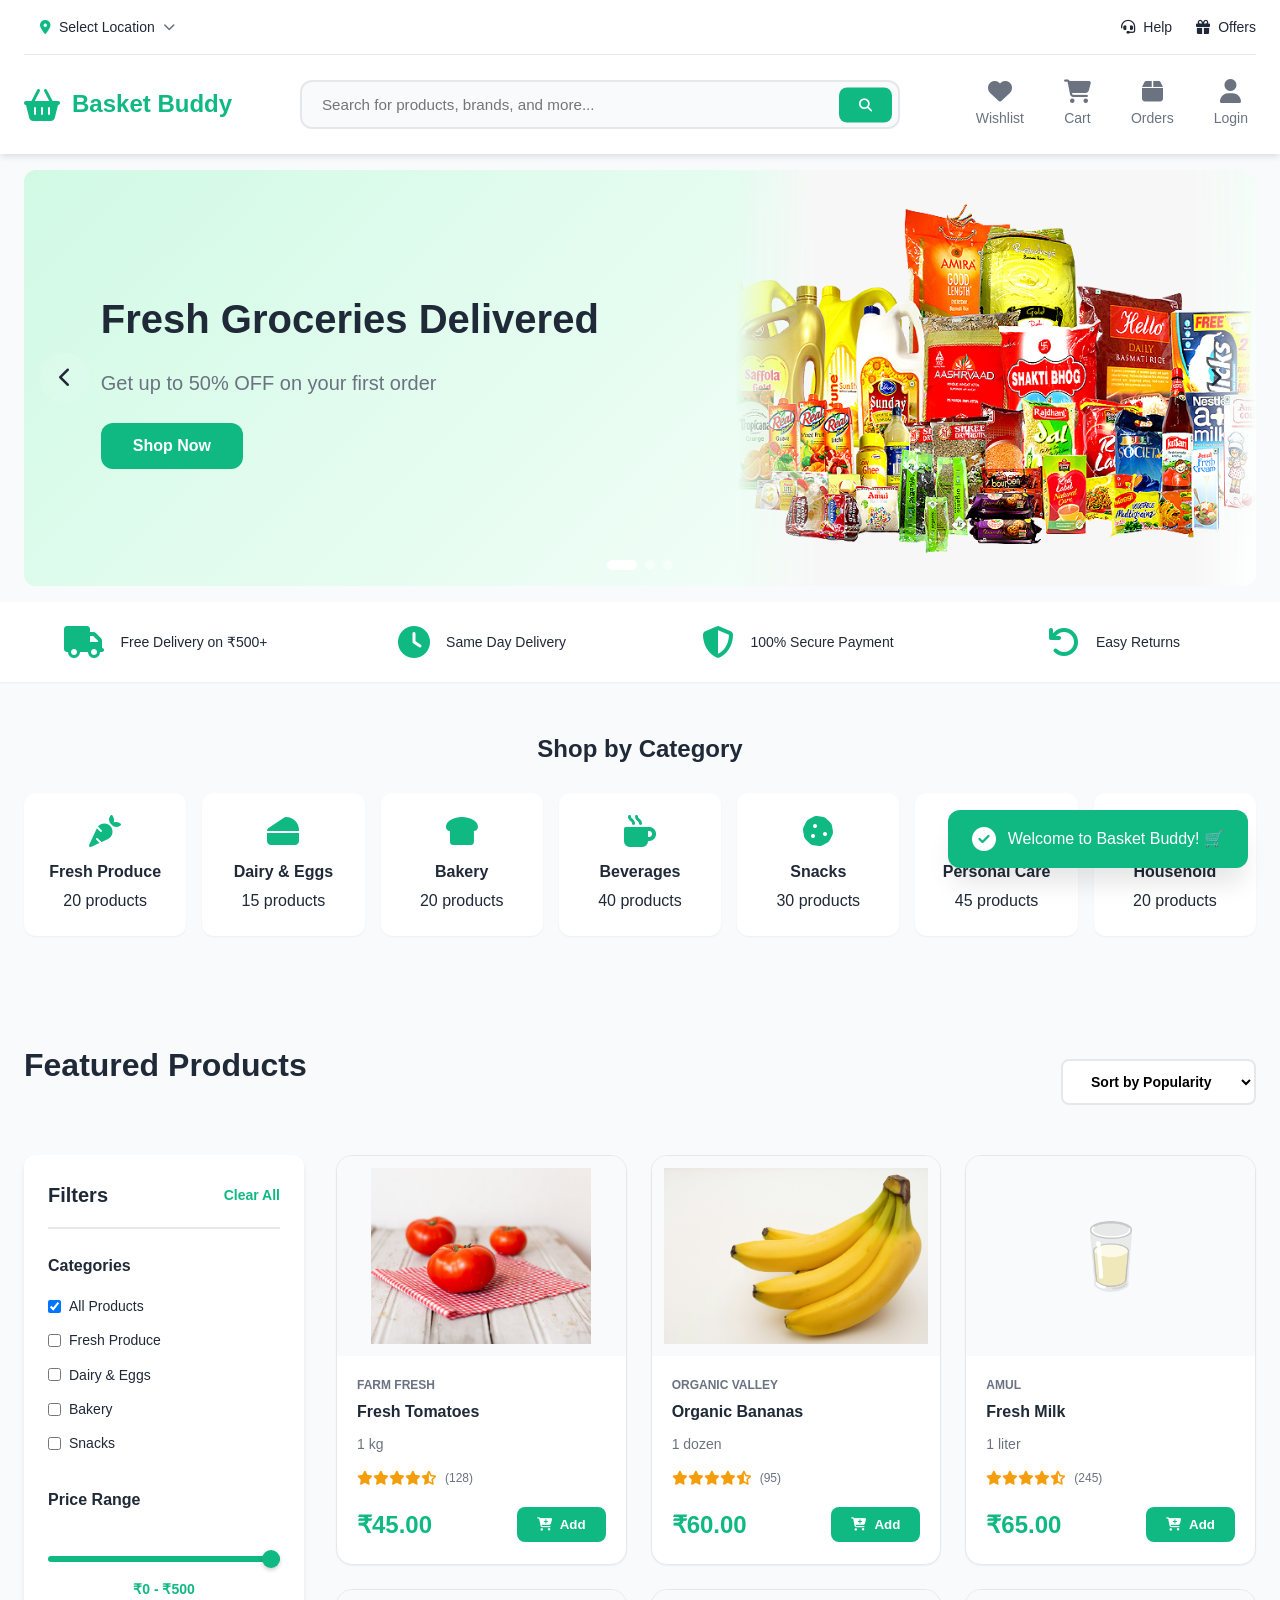
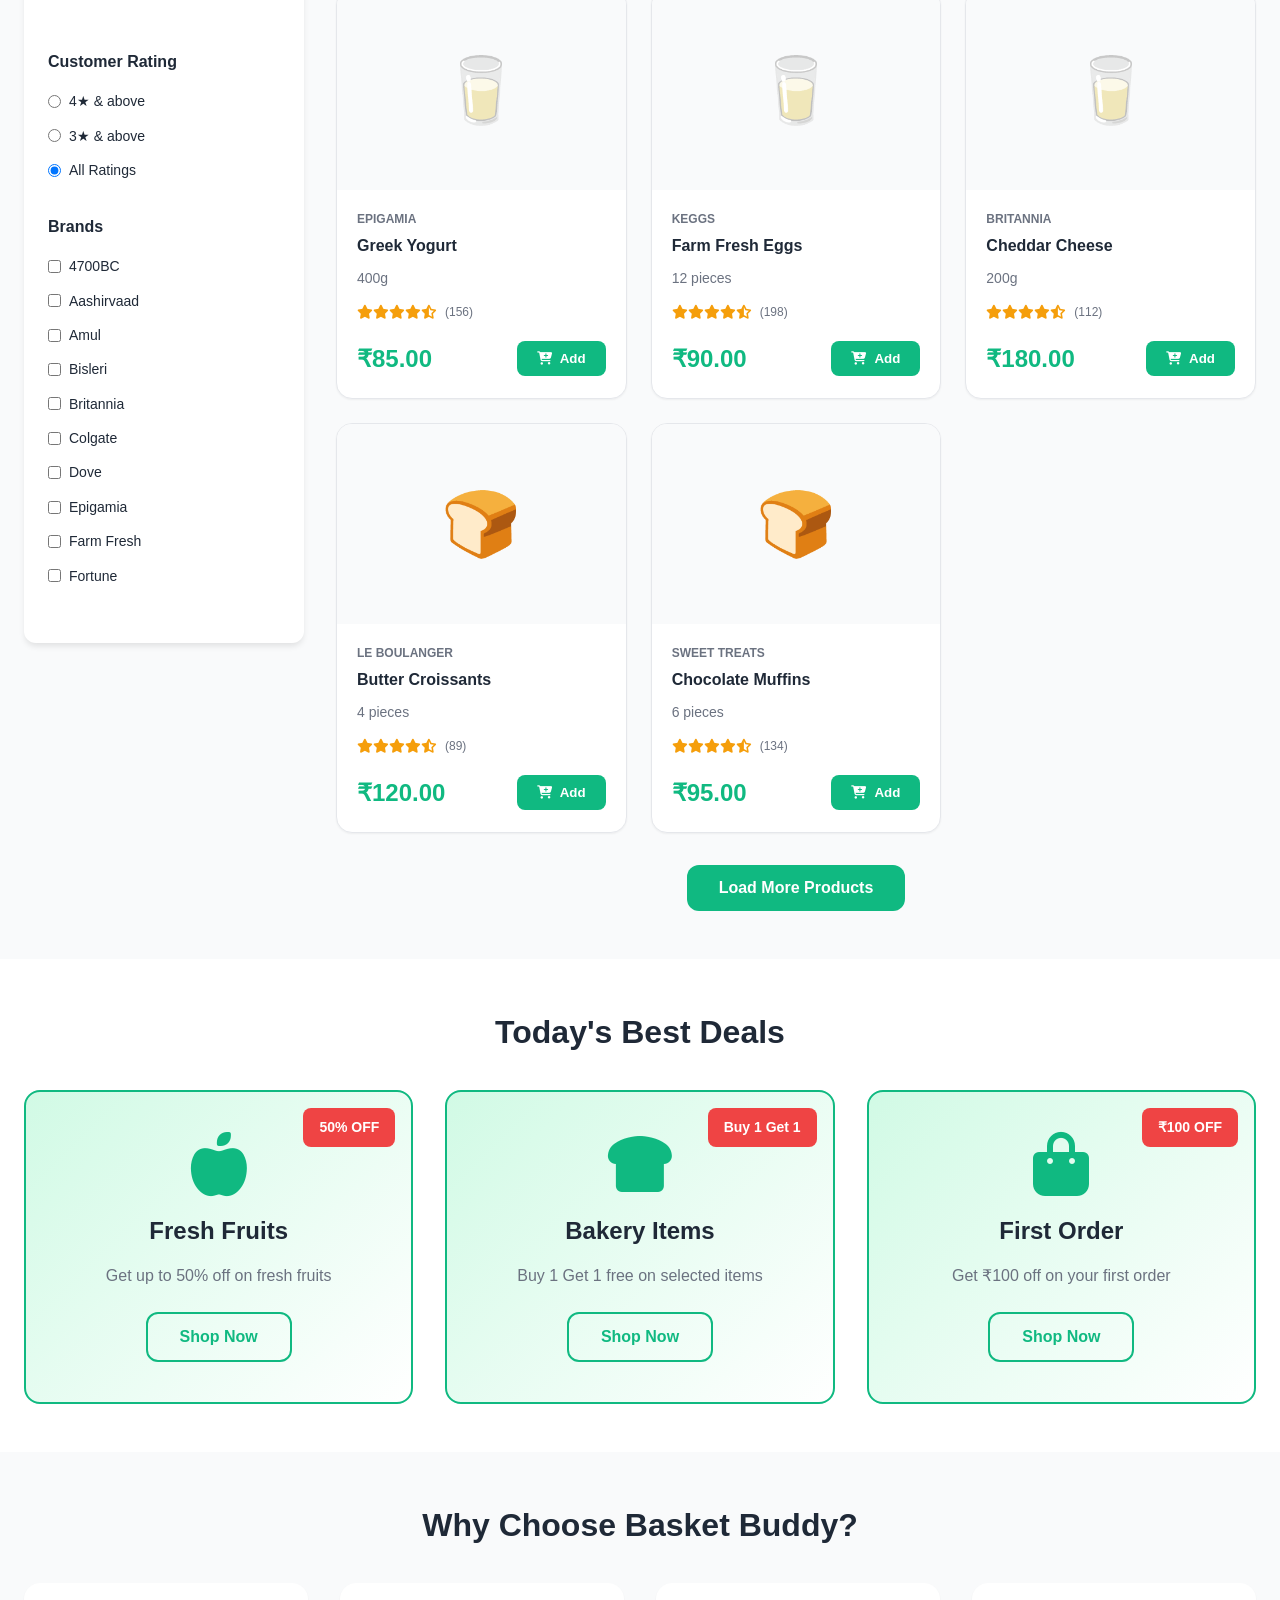
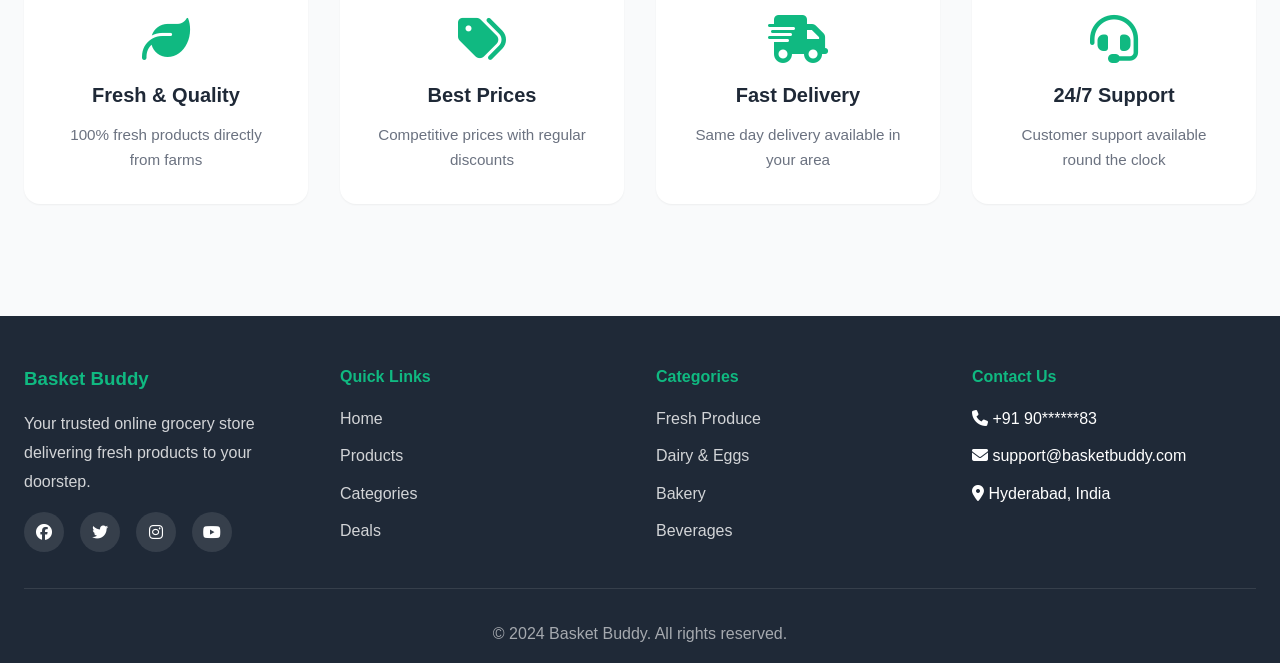
<file: index.html>
<!DOCTYPE html>
<html lang="en">
<head>
    <meta charset="UTF-8">
    <meta name="viewport" content="width=device-width, initial-scale=1.0">
    <title>Basket Buddy - Your Online Grocery Store</title>
    <link rel="stylesheet" href="css/style.css">
    <link rel="stylesheet" href="css/enhanced-features.css">
    <link rel="stylesheet" href="https://cdnjs.cloudflare.com/ajax/libs/font-awesome/6.4.0/css/all.min.css">
</head>
<body>
    <!-- Header -->
    <header class="header">
        <div class="container">
            <!-- Top Bar with Location -->
            <div class="top-bar">
                <div class="location-selector" id="locationSelector">
                    <i class="fas fa-map-marker-alt"></i>
                    <span id="selectedLocation">Select Location</span>
                    <i class="fas fa-chevron-down"></i>
                </div>
                <div class="top-links">
                    <a href="#" class="top-link"><i class="fas fa-headset"></i> Help</a>
                    <a href="#" class="top-link"><i class="fas fa-gift"></i> Offers</a>
                </div>
            </div>
            
            <div class="header-content">
                <div class="logo">
                    <i class="fas fa-shopping-basket"></i>
                    <span>Basket Buddy</span>
                </div>
                
                <div class="search-bar">
                    <input type="text" id="searchInput" placeholder="Search for products, brands, and more...">
                    <button class="search-btn"><i class="fas fa-search"></i></button>
                </div>
                
                <nav class="nav-links">
                    <a href="#" class="nav-link" id="wishlistLink">
                        <i class="fas fa-heart"></i>
                        <span>Wishlist</span>
                        <span class="wishlist-badge" id="wishlistBadge">0</span>
                    </a>
                    <a href="cart.html" class="nav-link">
                        <i class="fas fa-shopping-cart"></i>
                        <span>Cart</span>
                        <span class="cart-badge" id="cartBadge">0</span>
                    </a>
                    <a href="orders.html" class="nav-link">
                        <i class="fas fa-box"></i>
                        <span>Orders</span>
                    </a>
                    <a href="#" class="nav-link" id="profileLink">
                        <i class="fas fa-user"></i>
                        <span id="userNameDisplay">Login</span>
                    </a>
                </nav>
            </div>
        </div>
    </header>

    <!-- Location Modal -->
    <div class="modal" id="locationModal">
        <div class="modal-content">
            <div class="modal-header">
                <h3>Select Your Location</h3>
                <button class="modal-close" onclick="closeLocationModal()">&times;</button>
            </div>
            <div class="modal-body">
                <div class="location-search">
                    <input type="text" id="locationSearch" placeholder="Search for area, street name...">
                    <button class="btn-primary"><i class="fas fa-search"></i></button>
                </div>
                <div class="popular-locations">
                    <h4>Popular Locations</h4>
                    <div class="location-list">
                        <div class="location-item" onclick="selectLocation('Hyderabad, Telangana')">
                            <i class="fas fa-map-marker-alt"></i>
                            <span>Hyderabad, Telangana</span>
                        </div>
                        <div class="location-item" onclick="selectLocation('Mumbai, Maharashtra')">
                            <i class="fas fa-map-marker-alt"></i>
                            <span>Mumbai, Maharashtra</span>
                        </div>
                        <div class="location-item" onclick="selectLocation('Delhi, NCR')">
                            <i class="fas fa-map-marker-alt"></i>
                            <span>Delhi, NCR</span>
                        </div>
                        <div class="location-item" onclick="selectLocation('Bangalore, Karnataka')">
                            <i class="fas fa-map-marker-alt"></i>
                            <span>Bangalore, Karnataka</span>
                        </div>
                        <div class="location-item" onclick="selectLocation('Pune, Maharashtra')">
                            <i class="fas fa-map-marker-alt"></i>
                            <span>Pune, Maharashtra</span>
                        </div>
                        <div class="location-item" onclick="selectLocation('Chennai, Tamil Nadu')">
                            <i class="fas fa-map-marker-alt"></i>
                            <span>Chennai, Tamil Nadu</span>
                        </div>
                    </div>
                </div>
            </div>
        </div>
    </div>

    <!-- Promotional Banner Carousel -->
    <section class="banner-carousel">
        <div class="container">
            <div class="carousel-container">
                <div class="carousel-track" id="carouselTrack">
                    <div class="carousel-slide active">
                        <div class="banner-content">
                            <div class="banner-text">
                                <h2>Fresh Groceries Delivered</h2>
                                <p>Get up to 50% OFF on your first order</p>
                                <button class="btn-primary">Shop Now</button>
                            </div>
                            <div class="banner-image">
                                <img src="images/products/groceries.png" alt="Fresh groceries delivered">
                            </div>
                        </div>
                    </div>
                    <div class="carousel-slide">
                        <div class="banner-content">
                            <div class="banner-text">
                                <h2>Farm Fresh Vegetables</h2>
                                <p>Directly from farms to your doorstep</p>
                                <button class="btn-primary">Explore</button>
                            </div>
                            <div class="banner-image">
                                <img src="images/products/veg.jpg" alt="Farm fresh vegetables">
                            </div>
                        </div>
                    </div>
                    <div class="carousel-slide">
                        <div class="banner-content">
                            <div class="banner-text">
                                <h2>Premium Dairy Products</h2>
                                <p>100% pure and fresh daily essentials</p>
                                <button class="btn-primary">Buy Now</button>
                            </div>
                            <div class="banner-image">
                                <img src="images/products/dairy.jpg" alt="Premium dairy products">
                            </div>
                        </div>
                    </div>
                </div>
                <button class="carousel-btn prev" onclick="moveCarousel(-1)">
                    <i class="fas fa-chevron-left"></i>
                </button>
                <button class="carousel-btn next" onclick="moveCarousel(1)">
                    <i class="fas fa-chevron-right"></i>
                </button>
                <div class="carousel-dots" id="carouselDots"></div>
            </div>
        </div>
    </section>

    <!-- Quick Features Bar -->
    <section class="quick-features">
        <div class="container">
            <div class="features-row">
                <div class="feature-item">
                    <i class="fas fa-truck"></i>
                    <span>Free Delivery on ₹500+</span>
                </div>
                <div class="feature-item">
                    <i class="fas fa-clock"></i>
                    <span>Same Day Delivery</span>
                </div>
                <div class="feature-item">
                    <i class="fas fa-shield-alt"></i>
                    <span>100% Secure Payment</span>
                </div>
                <div class="feature-item">
                    <i class="fas fa-undo"></i>
                    <span>Easy Returns</span>
                </div>
            </div>
        </div>
    </section>

    <!-- Categories Section -->
    <section class="categories-section">
        <div class="container">
            <h2 class="section-title">Shop by Category</h2>
            <div class="categories-grid" id="categoriesGrid">
                <!-- Categories will be loaded dynamically -->
                <div class="category-card skeleton"></div>
                <div class="category-card skeleton"></div>
                <div class="category-card skeleton"></div>
                <div class="category-card skeleton"></div>
            </div>
        </div>
    </section>

    <!-- Featured Products with Filters -->
    <section class="products-section">
        <div class="container">
            <div class="section-header">
                <h2 class="section-title">Featured Products</h2>
                <div class="sort-filter-controls">
                    <button class="filter-toggle-btn" onclick="toggleFilterSidebar()">
                        <i class="fas fa-filter"></i> Filters
                    </button>
                    <div class="sort-dropdown">
                        <select id="sortSelect" onchange="sortProducts(this.value)">
                            <option value="popularity">Sort by Popularity</option>
                            <option value="price-low">Price: Low to High</option>
                            <option value="price-high">Price: High to Low</option>
                            <option value="rating">Customer Rating</option>
                            <option value="newest">Newest First</option>
                        </select>
                    </div>
                </div>
            </div>
            
            <div class="products-container">
                <!-- Filter Sidebar -->
                <aside class="filter-sidebar" id="filterSidebar">
                    <div class="filter-header">
                        <h3>Filters</h3>
                        <button class="clear-filters" onclick="clearAllFilters()">Clear All</button>
                    </div>
                    
                    <!-- Category Filter -->
                    <div class="filter-group">
                        <h4>Categories</h4>
                        <div class="filter-options" id="categoryFilters">
                            <label class="filter-option">
                                <input type="checkbox" value="all" checked onchange="filterByCategory()">
                                <span>All Products</span>
                            </label>
                            <label class="filter-option">
                                <input type="checkbox" value="1" onchange="filterByCategory()">
                                <span>Fresh Produce</span>
                            </label>
                            <label class="filter-option">
                                <input type="checkbox" value="2" onchange="filterByCategory()">
                                <span>Dairy & Eggs</span>
                            </label>
                            <label class="filter-option">
                                <input type="checkbox" value="3" onchange="filterByCategory()">
                                <span>Bakery</span>
                            </label>
                            <label class="filter-option">
                                <input type="checkbox" value="6" onchange="filterByCategory()">
                                <span>Snacks</span>
                            </label>
                        </div>
                    </div>
                    
                    <!-- Price Range Filter -->
                    <div class="filter-group">
                        <h4>Price Range</h4>
                        <div class="price-range-slider">
                            <input type="range" id="priceRange" min="0" max="500" value="500" oninput="updatePriceRange()">
                            <div class="price-range-values">
                                <span>₹0 - ₹<span id="priceValue">500</span></span>
                            </div>
                        </div>
                    </div>
                    
                    <!-- Rating Filter -->
                    <div class="filter-group">
                        <h4>Customer Rating</h4>
                        <div class="filter-options">
                            <label class="filter-option">
                                <input type="radio" name="rating" value="4" onchange="filterByRating(this.value)">
                                <span>4★ & above</span>
                            </label>
                            <label class="filter-option">
                                <input type="radio" name="rating" value="3" onchange="filterByRating(this.value)">
                                <span>3★ & above</span>
                            </label>
                            <label class="filter-option">
                                <input type="radio" name="rating" value="0" checked onchange="filterByRating(this.value)">
                                <span>All Ratings</span>
                            </label>
                        </div>
                    </div>
                    
                    <!-- Brand Filter -->
                    <div class="filter-group">
                        <h4>Brands</h4>
                        <div class="filter-options" id="brandFilters">
                            <!-- Will be populated dynamically -->
                        </div>
                    </div>
                </aside>
                
                <!-- Products Grid -->
                <div class="products-main">
                    <div class="products-grid" id="productsGrid">
                        <!-- Products will be loaded dynamically -->
                        <div class="product-card skeleton"></div>
                        <div class="product-card skeleton"></div>
                        <div class="product-card skeleton"></div>
                        <div class="product-card skeleton"></div>
                    </div>
                    <div class="load-more-container">
                        <button class="btn-primary" id="loadMoreBtn">Load More Products</button>
                    </div>
                </div>
            </div>
        </div>
    </section>
    
    <!-- Recently Viewed Products -->
    <section class="recently-viewed-section" id="recentlyViewedSection" style="display: none;">
        <div class="container">
            <h2 class="section-title">Recently Viewed</h2>
            <div class="products-slider" id="recentlyViewedGrid">
                <!-- Recently viewed products will be loaded here -->
            </div>
        </div>
    </section>

    <!-- Deals Section -->
    <section class="deals-section">
        <div class="container">
            <h2 class="section-title">Today's Best Deals</h2>
            <div class="deals-grid">
                <div class="deal-card">
                    <div class="deal-badge">50% OFF</div>
                    <i class="fas fa-apple-alt deal-icon"></i>
                    <h3>Fresh Fruits</h3>
                    <p>Get up to 50% off on fresh fruits</p>
                    <button class="btn-secondary">Shop Now</button>
                </div>
                <div class="deal-card">
                    <div class="deal-badge">Buy 1 Get 1</div>
                    <i class="fas fa-bread-slice deal-icon"></i>
                    <h3>Bakery Items</h3>
                    <p>Buy 1 Get 1 free on selected items</p>
                    <button class="btn-secondary">Shop Now</button>
                </div>
                <div class="deal-card">
                    <div class="deal-badge">₹100 OFF</div>
                    <i class="fas fa-shopping-bag deal-icon"></i>
                    <h3>First Order</h3>
                    <p>Get ₹100 off on your first order</p>
                    <button class="btn-secondary">Shop Now</button>
                </div>
            </div>
        </div>
    </section>

    <!-- Why Choose Us -->
    <section class="why-us-section">
        <div class="container">
            <h2 class="section-title">Why Choose Basket Buddy?</h2>
            <div class="features-grid">
                <div class="feature-card">
                    <i class="fas fa-leaf"></i>
                    <h3>Fresh & Quality</h3>
                    <p>100% fresh products directly from farms</p>
                </div>
                <div class="feature-card">
                    <i class="fas fa-tags"></i>
                    <h3>Best Prices</h3>
                    <p>Competitive prices with regular discounts</p>
                </div>
                <div class="feature-card">
                    <i class="fas fa-shipping-fast"></i>
                    <h3>Fast Delivery</h3>
                    <p>Same day delivery available in your area</p>
                </div>
                <div class="feature-card">
                    <i class="fas fa-headset"></i>
                    <h3>24/7 Support</h3>
                    <p>Customer support available round the clock</p>
                </div>
            </div>
        </div>
    </section>

    <!-- Footer -->
    <footer class="footer">
        <div class="container">
            <div class="footer-content">
                <div class="footer-section">
                    <h3>Basket Buddy</h3>
                    <p>Your trusted online grocery store delivering fresh products to your doorstep.</p>
                    <div class="social-links">
                        <a href="#"><i class="fab fa-facebook"></i></a>
                        <a href="#"><i class="fab fa-twitter"></i></a>
                        <a href="#"><i class="fab fa-instagram"></i></a>
                        <a href="#"><i class="fab fa-youtube"></i></a>
                    </div>
                </div>
                <div class="footer-section">
                    <h4>Quick Links</h4>
                    <ul>
                        <li><a href="#" onclick="window.scrollTo({top: 0, behavior: 'smooth'}); return false;">Home</a></li>
                        <li><a href="#" onclick="document.querySelector('.products-section').scrollIntoView({behavior: 'smooth'}); return false;">Products</a></li>
                        <li><a href="#" onclick="document.querySelector('.categories-section').scrollIntoView({behavior: 'smooth'}); return false;">Categories</a></li>
                        <li><a href="#" onclick="document.querySelector('.deals-section').scrollIntoView({behavior: 'smooth'}); return false;">Deals</a></li>
                    </ul>
                </div>
                <div class="footer-section">
                    <h4>Categories</h4>
                    <ul>
                        <li><a href="#">Fresh Produce</a></li>
                        <li><a href="#">Dairy & Eggs</a></li>
                        <li><a href="#">Bakery</a></li>
                        <li><a href="#">Beverages</a></li>
                    </ul>
                </div>
                <div class="footer-section">
                    <h4>Contact Us</h4>
                    <ul>
                        <li><i class="fas fa-phone"></i> +91 90******83</li>
                        <li><i class="fas fa-envelope"></i> support@basketbuddy.com</li>
                        <li><i class="fas fa-map-marker-alt"></i> Hyderabad, India</li>
                    </ul>
                </div>
            </div>
            <div class="footer-bottom">
                <p>&copy; 2024 Basket Buddy. All rights reserved.</p>
            </div>
        </div>
    </footer>

    <!-- Product Quick View Modal -->
    <div class="modal" id="quickViewModal">
        <div class="modal-content modal-large">
            <button class="modal-close" onclick="closeQuickView()">&times;</button>
            <div class="quick-view-content" id="quickViewContent">
                <!-- Product details will be loaded here -->
            </div>
        </div>
    </div>

    <!-- Wishlist Modal -->
    <div class="modal" id="wishlistModal">
        <div class="modal-content">
            <div class="modal-header">
                <h3><i class="fas fa-heart"></i> My Wishlist</h3>
                <button class="modal-close" onclick="closeWishlistModal()">&times;</button>
            </div>
            <div class="modal-body">
                <div class="wishlist-items" id="wishlistItems">
                    <!-- Wishlist items will be loaded here -->
                </div>
            </div>
        </div>
    </div>

    <!-- Back to Top Button -->
    <button class="back-to-top" id="backToTop" onclick="scrollToTop()">
        <i class="fas fa-arrow-up"></i>
    </button>

    <!-- Toast Notification -->
    <div class="toast" id="toast">
        <i class="fas fa-check-circle"></i>
        <span id="toastMessage">Item added to cart!</span>
    </div>

    <script src="js/config.js"></script>
    <script src="js/utils.js"></script>
    <script src="js/index.js"></script>
    <script src="js/enhanced-features.js"></script>
</body>
</html>
</file>
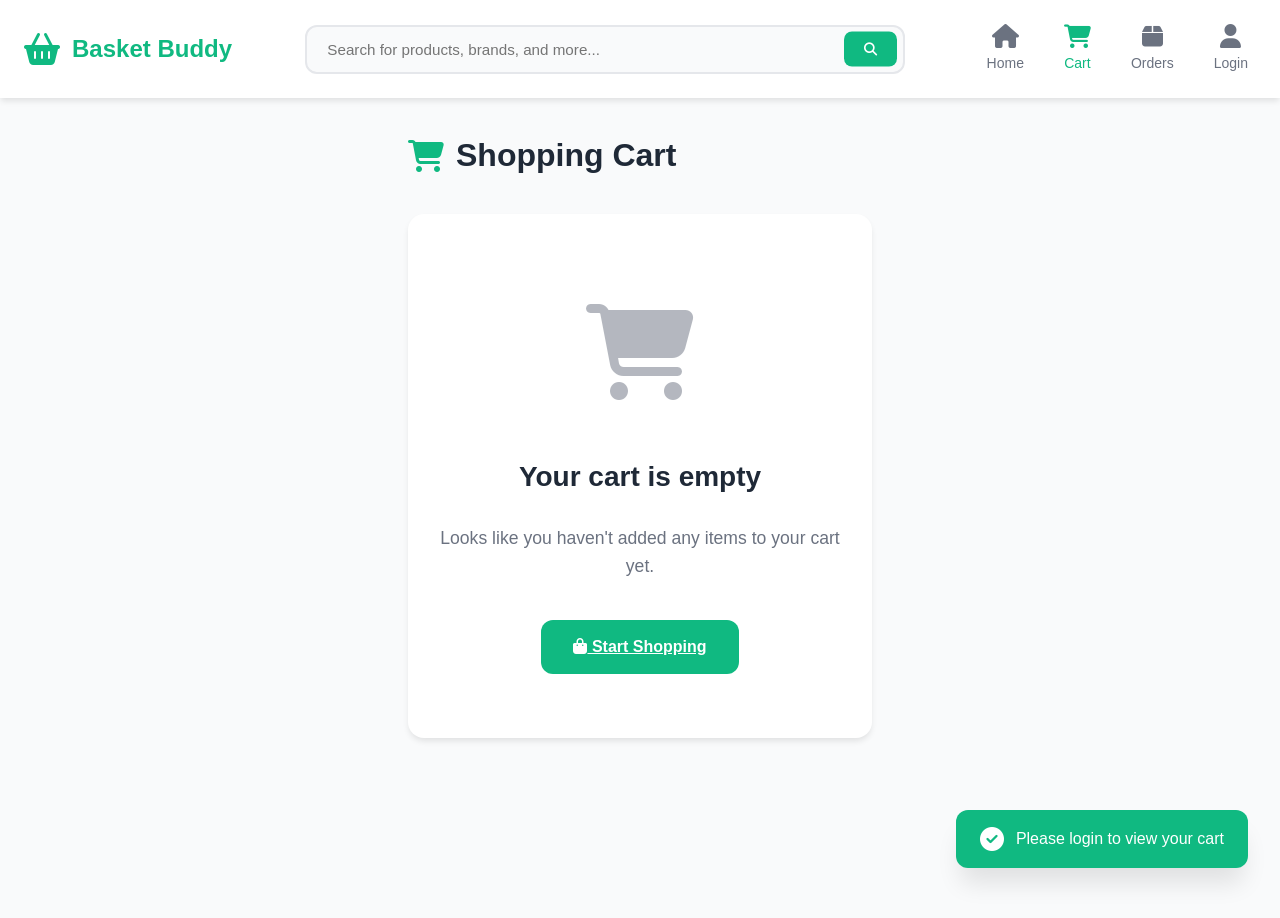
<file: cart.html>
<!DOCTYPE html>
<html lang="en">
<head>
    <meta charset="UTF-8">
    <meta name="viewport" content="width=device-width, initial-scale=1.0">
    <title>Shopping Cart - Basket Buddy</title>
    <link rel="stylesheet" href="css/style.css">
    <link rel="stylesheet" href="https://cdnjs.cloudflare.com/ajax/libs/font-awesome/6.4.0/css/all.min.css">
</head>
<body>
    <!-- Header -->
    <header class="header">
        <div class="container">
            <div class="header-content">
                <div class="logo">
                    <i class="fas fa-shopping-basket"></i>
                    <span>Basket Buddy</span>
                </div>
                
                <div class="search-bar">
                    <input type="text" id="searchInput" placeholder="Search for products, brands, and more...">
                    <button class="search-btn"><i class="fas fa-search"></i></button>
                </div>
                
                <nav class="nav-links">
                    <a href="index.html" class="nav-link">
                        <i class="fas fa-home"></i>
                        <span>Home</span>
                    </a>
                    <a href="cart.html" class="nav-link active">
                        <i class="fas fa-shopping-cart"></i>
                        <span>Cart</span>
                        <span class="cart-badge" id="cartBadge">0</span>
                    </a>
                    <a href="orders.html" class="nav-link">
                        <i class="fas fa-box"></i>
                        <span>Orders</span>
                    </a>
                    <a href="#" class="nav-link" id="profileLink">
                        <i class="fas fa-user"></i>
                        <span id="userNameDisplay">Login</span>
                    </a>
                </nav>
            </div>
        </div>
    </header>

    <!-- Cart Section -->
    <section class="cart-section">
        <div class="container">
            <h1 class="page-title">
                <i class="fas fa-shopping-cart"></i>
                Shopping Cart
            </h1>
            
            <!-- Empty Cart State -->
            <div id="emptyCart" class="empty-state">
                <div class="empty-icon">
                    <i class="fas fa-shopping-cart"></i>
                </div>
                <h2>Your cart is empty</h2>
                <p>Looks like you haven't added any items to your cart yet.</p>
                <a href="index.html" class="btn-primary">
                    <i class="fas fa-shopping-bag"></i>
                    Start Shopping
                </a>
            </div>
            
            <!-- Cart Items -->
            <div id="cartContent" class="cart-content" style="display: none;">
                <div class="cart-grid">
                    <!-- Cart Items List -->
                    <div class="cart-items">
                        <div class="cart-header">
                            <h3>Cart Items (<span id="itemCount">0</span>)</h3>
                            <button class="btn-text" onclick="clearCartConfirm()">
                                <i class="fas fa-trash"></i>
                                Clear Cart
                            </button>
                        </div>
                        <div id="cartItemsList">
                            <!-- Cart items will be loaded here -->
                        </div>
                    </div>
                    
                    <!-- Cart Summary -->
                    <div class="cart-summary">
                        <h3>Order Summary</h3>
                        <div class="summary-row">
                            <span>Subtotal</span>
                            <span id="subtotal">₹0.00</span>
                        </div>
                        <div class="summary-row">
                            <span>Delivery Fee</span>
                            <span id="deliveryFee">₹40.00</span>
                        </div>
                        <div class="summary-row discount">
                            <span>Discount</span>
                            <span id="discount">-₹0.00</span>
                        </div>
                        <div class="summary-divider"></div>
                        <div class="summary-row total">
                            <span>Total</span>
                            <span id="total">₹0.00</span>
                        </div>
                        
                        <button class="btn-primary btn-full" onclick="proceedToCheckout()">
                            <i class="fas fa-lock"></i>
                            Proceed to Checkout
                        </button>
                        
                        <div class="promo-code">
                            <input type="text" placeholder="Enter promo code" id="promoCode">
                            <button class="btn-secondary" onclick="applyPromoCode()">Apply</button>
                        </div>
                        
                        <div class="delivery-info">
                            <i class="fas fa-truck"></i>
                            <div>
                                <strong>Free Delivery</strong>
                                <p>On orders above ₹500</p>
                            </div>
                        </div>
                    </div>
                </div>
            </div>
        </div>
    </section>

    <!-- Toast Notification -->
    <div class="toast" id="toast">
        <i class="fas fa-check-circle"></i>
        <span id="toastMessage">Success!</span>
    </div>

    <script src="js/config.js"></script>
    <script src="js/utils.js"></script>
    <script src="js/cart.js"></script>
</body>
</html>
</file>
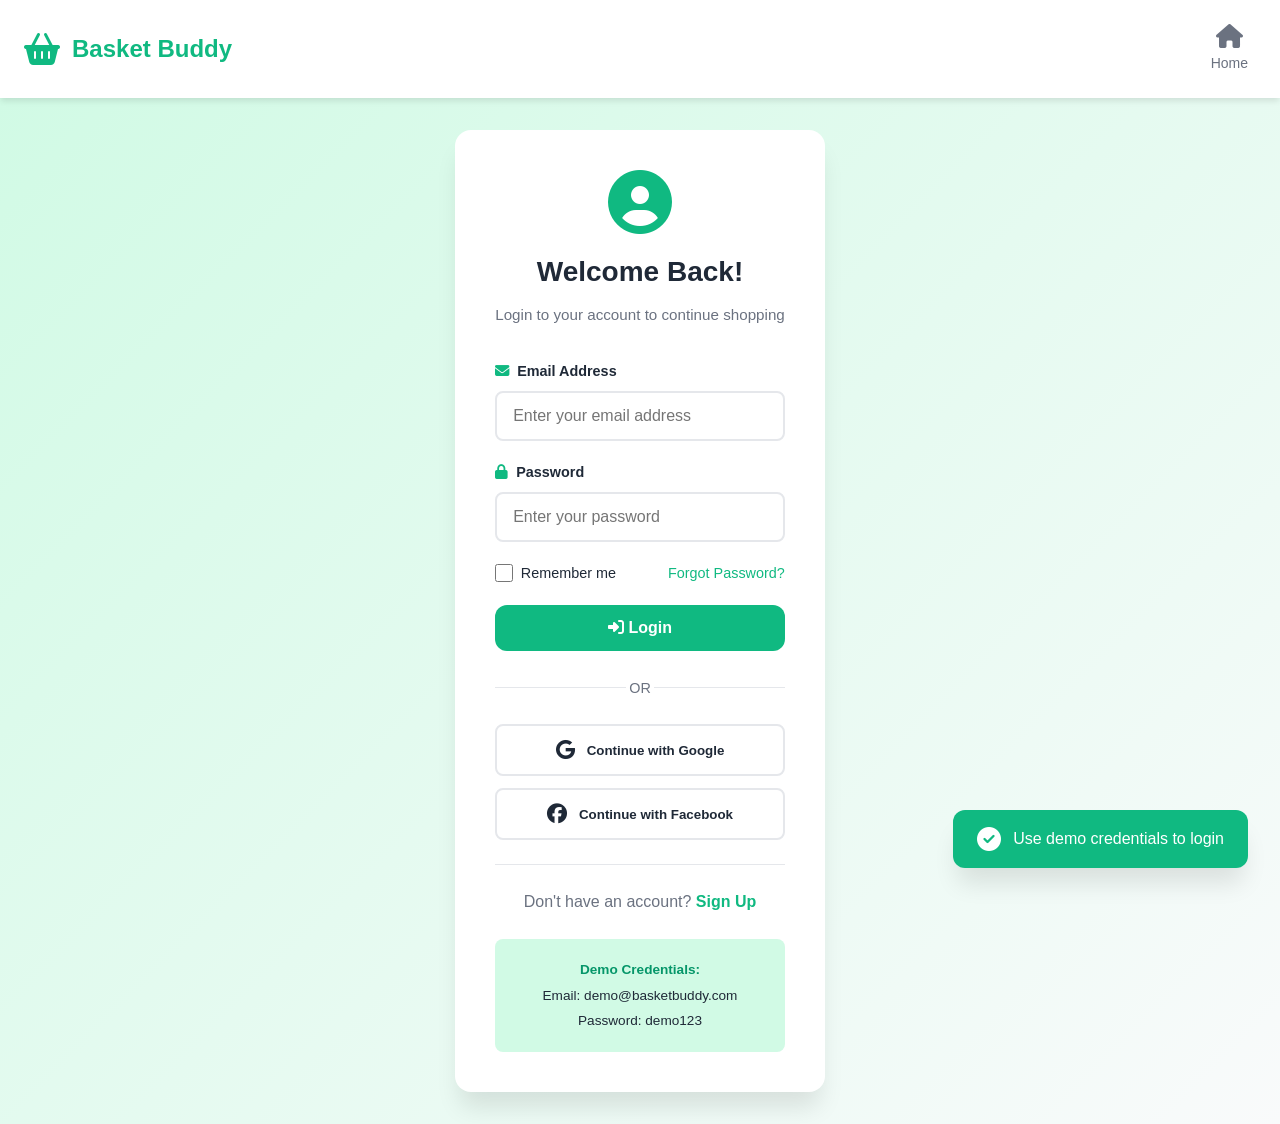
<file: login.html>
<!DOCTYPE html>
<html lang="en">
<head>
    <meta charset="UTF-8">
    <meta name="viewport" content="width=device-width, initial-scale=1.0">
    <title>Login - Basket Buddy</title>
    <link rel="stylesheet" href="css/style.css">
    <link rel="stylesheet" href="https://cdnjs.cloudflare.com/ajax/libs/font-awesome/6.4.0/css/all.min.css">
</head>
<body>
    <!-- Header -->
    <header class="header">
        <div class="container">
            <div class="header-content">
                <div class="logo">
                    <i class="fas fa-shopping-basket"></i>
                    <span>Basket Buddy</span>
                </div>
                
                <nav class="nav-links">
                    <a href="index.html" class="nav-link">
                        <i class="fas fa-home"></i>
                        <span>Home</span>
                    </a>
                </nav>
            </div>
        </div>
    </header>

    <!-- Login Section -->
    <section class="auth-section">
        <div class="container">
            <div class="auth-container">
                <div class="auth-card">
                    <div class="auth-header">
                        <i class="fas fa-user-circle"></i>
                        <h2>Welcome Back!</h2>
                        <p>Login to your account to continue shopping</p>
                    </div>
                    
                    <form id="loginForm" class="auth-form">
                        <div class="form-group">
                            <label for="email">
                                <i class="fas fa-envelope"></i>
                                Email Address
                            </label>
                            <input 
                                type="email" 
                                id="email" 
                                name="email" 
                                placeholder="Enter your email address"
                                required
                            >
                        </div>
                        
                        <div class="form-group">
                            <label for="password">
                                <i class="fas fa-lock"></i>
                                Password
                            </label>
                            <input 
                                type="password" 
                                id="password" 
                                name="password" 
                                placeholder="Enter your password"
                                required
                            >
                        </div>
                        
                        <div class="form-options">
                            <label class="checkbox-label">
                                <input type="checkbox" id="rememberMe">
                                <span>Remember me</span>
                            </label>
                            <a href="#" class="forgot-link" onclick="showToast('Demo feature - Password reset not available', 'info'); return false;">Forgot Password?</a>
                        </div>
                        
                        <button type="submit" class="btn-primary btn-full">
                            <i class="fas fa-sign-in-alt"></i>
                            Login
                        </button>
                    </form>
                    
                    <div class="auth-divider">
                        <span>OR</span>
                    </div>
                    
                    <div class="social-login">
                        <button class="btn-social btn-google" onclick="showToast('Demo feature - Social login not available', 'info')">
                            <i class="fab fa-google"></i>
                            Continue with Google
                        </button>
                        <button class="btn-social btn-facebook" onclick="showToast('Demo feature - Social login not available', 'info')">
                            <i class="fab fa-facebook"></i>
                            Continue with Facebook
                        </button>
                    </div>
                    
                    <div class="auth-footer">
                        <p>Don't have an account? <a href="register.html" onclick="showToast('Demo feature - Registration page coming soon', 'info'); return false;">Sign Up</a></p>
                    </div>
                    
                    <div class="demo-credentials">
                        <p><strong>Demo Credentials:</strong></p>
                        <p>Email: demo@basketbuddy.com</p>
                        <p>Password: demo123</p>
                    </div>
                </div>
            </div>
        </div>
    </section>

    <!-- Toast Notification -->
    <div class="toast" id="toast">
        <i class="fas fa-check-circle"></i>
        <span id="toastMessage">Success!</span>
    </div>

    <script src="js/config.js"></script>
    <script src="js/utils.js"></script>
    <script src="js/login.js"></script>
</body>
</html>
</file>
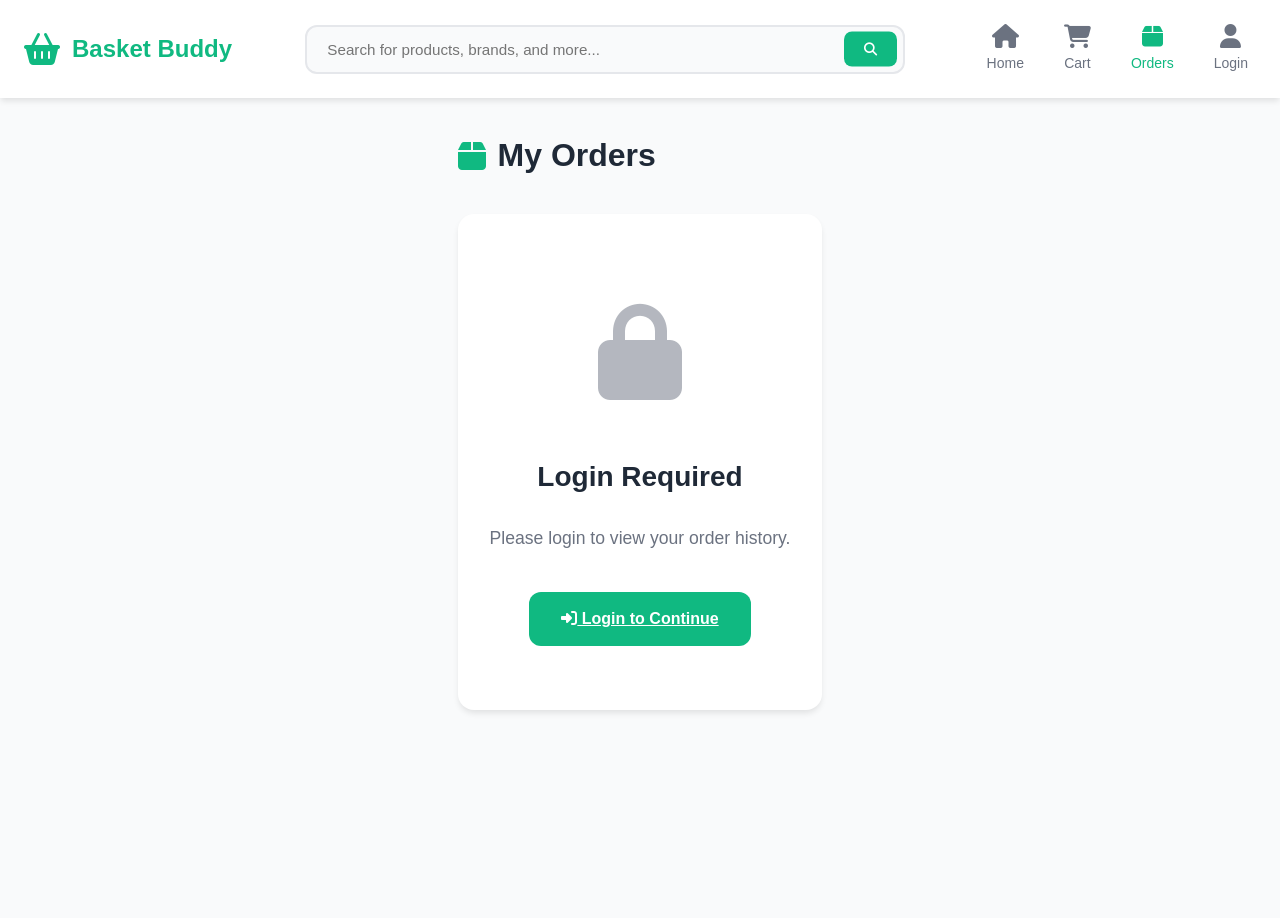
<file: orders.html>
<!DOCTYPE html>
<html lang="en">
<head>
    <meta charset="UTF-8">
    <meta name="viewport" content="width=device-width, initial-scale=1.0">
    <title>My Orders - Basket Buddy</title>
    <link rel="stylesheet" href="css/style.css">
    <link rel="stylesheet" href="https://cdnjs.cloudflare.com/ajax/libs/font-awesome/6.4.0/css/all.min.css">
</head>
<body>
    <!-- Header -->
    <header class="header">
        <div class="container">
            <div class="header-content">
                <div class="logo">
                    <i class="fas fa-shopping-basket"></i>
                    <span>Basket Buddy</span>
                </div>
                
                <div class="search-bar">
                    <input type="text" id="searchInput" placeholder="Search for products, brands, and more...">
                    <button class="search-btn"><i class="fas fa-search"></i></button>
                </div>
                
                <nav class="nav-links">
                    <a href="index.html" class="nav-link">
                        <i class="fas fa-home"></i>
                        <span>Home</span>
                    </a>
                    <a href="cart.html" class="nav-link">
                        <i class="fas fa-shopping-cart"></i>
                        <span>Cart</span>
                        <span class="cart-badge" id="cartBadge">0</span>
                    </a>
                    <a href="orders.html" class="nav-link active">
                        <i class="fas fa-box"></i>
                        <span>Orders</span>
                    </a>
                    <a href="#" class="nav-link" id="profileLink">
                        <i class="fas fa-user"></i>
                        <span id="userNameDisplay">Login</span>
                    </a>
                </nav>
            </div>
        </div>
    </header>

    <!-- Orders Section -->
    <section class="orders-section">
        <div class="container">
            <h1 class="page-title">
                <i class="fas fa-box"></i>
                My Orders
            </h1>
            
            <!-- Login Required State -->
            <div id="loginRequired" class="empty-state" style="display: none;">
                <div class="empty-icon">
                    <i class="fas fa-lock"></i>
                </div>
                <h2>Login Required</h2>
                <p>Please login to view your order history.</p>
                <a href="login.html?redirect=orders.html" class="btn-primary">
                    <i class="fas fa-sign-in-alt"></i>
                    Login to Continue
                </a>
            </div>
            
            <!-- Empty Orders State -->
            <div id="emptyOrders" class="empty-state" style="display: none;">
                <div class="empty-icon">
                    <i class="fas fa-box-open"></i>
                </div>
                <h2>No orders yet</h2>
                <p>You haven't placed any orders yet. Start shopping to see your orders here.</p>
                <a href="index.html" class="btn-primary">
                    <i class="fas fa-shopping-bag"></i>
                    Start Shopping
                </a>
            </div>
            
            <!-- Orders List -->
            <div id="ordersContent" class="orders-content" style="display: none;">
                <div class="orders-filter">
                    <button class="filter-btn active" data-status="all">All Orders</button>
                    <button class="filter-btn" data-status="pending">Pending</button>
                    <button class="filter-btn" data-status="processing">Processing</button>
                    <button class="filter-btn" data-status="delivered">Delivered</button>
                    <button class="filter-btn" data-status="cancelled">Cancelled</button>
                </div>
                
                <div id="ordersList" class="orders-list">
                    <!-- Orders will be loaded here -->
                </div>
            </div>
        </div>
    </section>

    <!-- Order Details Modal -->
    <div id="orderModal" class="modal">
        <div class="modal-content">
            <div class="modal-header">
                <h2>Order Details</h2>
                <button class="modal-close" onclick="closeOrderModal()">
                    <i class="fas fa-times"></i>
                </button>
            </div>
            <div class="modal-body" id="orderModalBody">
                <!-- Order details will be loaded here -->
            </div>
        </div>
    </div>

    <!-- Toast Notification -->
    <div class="toast" id="toast">
        <i class="fas fa-check-circle"></i>
        <span id="toastMessage">Success!</span>
    </div>

    <script src="js/config.js"></script>
    <script src="js/utils.js"></script>
    <script src="js/orders.js"></script>
</body>
</html>
</file>
<file: css/style.css>
/* ===== CSS Variables ===== */
:root {
    --primary-color: #10b981;
    --primary-dark: #059669;
    --primary-light: #d1fae5;
    --secondary-color: #f59e0b;
    --accent-color: #8b5cf6;
    --text-dark: #1f2937;
    --text-light: #6b7280;
    --bg-light: #f9fafb;
    --bg-white: #ffffff;
    --border-color: #e5e7eb;
    --error-color: #ef4444;
    --success-color: #10b981;
    --shadow-sm: 0 1px 2px 0 rgba(0, 0, 0, 0.05);
    --shadow-md: 0 4px 6px -1px rgba(0, 0, 0, 0.1);
    --shadow-lg: 0 10px 15px -3px rgba(0, 0, 0, 0.1);
    --shadow-xl: 0 20px 25px -5px rgba(0, 0, 0, 0.1);
    --radius-sm: 0.375rem;
    --radius-md: 0.5rem;
    --radius-lg: 0.75rem;
    --radius-xl: 1rem;
}

/* ===== Reset & Base Styles ===== */
* {
    margin: 0;
    padding: 0;
    box-sizing: border-box;
}

body {
    font-family: 'Inter', -apple-system, BlinkMacSystemFont, 'Segoe UI', Roboto, Oxygen, Ubuntu, Cantarell, sans-serif;
    color: var(--text-dark);
    background-color: var(--bg-light);
    line-height: 1.6;
    overflow-x: hidden;
}

.container {
    max-width: 1280px;
    margin: 0 auto;
    padding: 0 1.5rem;
}

/* ===== Header ===== */
.header {
    background: var(--bg-white);
    box-shadow: var(--shadow-md);
    position: sticky;
    top: 0;
    z-index: 1000;
    animation: slideDown 0.3s ease-out;
}

@keyframes slideDown {
    from {
        transform: translateY(-100%);
        opacity: 0;
    }
    to {
        transform: translateY(0);
        opacity: 1;
    }
}

.header-content {
    display: flex;
    align-items: center;
    justify-content: space-between;
    padding: 1rem 0;
    gap: 2rem;
}

.logo {
    display: flex;
    align-items: center;
    gap: 0.75rem;
    font-size: 1.5rem;
    font-weight: 700;
    color: var(--primary-color);
    text-decoration: none;
    transition: transform 0.3s ease;
}

.logo:hover {
    transform: scale(1.05);
}

.logo i {
    font-size: 2rem;
}

/* Search Bar */
.search-bar {
    flex: 1;
    max-width: 600px;
    position: relative;
}

.search-bar input {
    width: 100%;
    padding: 0.875rem 3rem 0.875rem 1.25rem;
    border: 2px solid var(--border-color);
    border-radius: var(--radius-lg);
    font-size: 0.95rem;
    transition: all 0.3s ease;
    background: var(--bg-light);
}

.search-bar input:focus {
    outline: none;
    border-color: var(--primary-color);
    background: var(--bg-white);
    box-shadow: 0 0 0 3px var(--primary-light);
}

.search-btn {
    position: absolute;
    right: 0.5rem;
    top: 50%;
    transform: translateY(-50%);
    background: var(--primary-color);
    color: white;
    border: none;
    padding: 0.625rem 1.25rem;
    border-radius: var(--radius-md);
    cursor: pointer;
    transition: all 0.3s ease;
}

.search-btn:hover {
    background: var(--primary-dark);
    transform: translateY(-50%) scale(1.05);
}

/* Navigation */
.nav-links {
    display: flex;
    gap: 1.5rem;
    align-items: center;
}

.nav-link {
    display: flex;
    flex-direction: column;
    align-items: center;
    gap: 0.25rem;
    text-decoration: none;
    color: var(--text-light);
    font-size: 0.875rem;
    font-weight: 500;
    transition: all 0.3s ease;
    position: relative;
    padding: 0.5rem;
}

.nav-link:hover {
    color: var(--primary-color);
    transform: translateY(-2px);
}

.nav-link.active {
    color: var(--primary-color);
}

.nav-link i {
    font-size: 1.5rem;
}

.cart-badge {
    position: absolute;
    top: 0;
    right: 0;
    background: var(--error-color);
    color: white;
    font-size: 0.75rem;
    padding: 0.125rem 0.375rem;
    border-radius: 999px;
    font-weight: 600;
    min-width: 1.25rem;
    text-align: center;
}

/* ===== Hero Section ===== */
.hero {
    background: linear-gradient(135deg, var(--primary-color) 0%, var(--primary-dark) 100%);
    color: white;
    padding: 4rem 0;
    margin-bottom: 3rem;
    position: relative;
    overflow: hidden;
}

.hero::before {
    content: '';
    position: absolute;
    top: 0;
    left: 0;
    right: 0;
    bottom: 0;
    background: url('data:image/svg+xml,<svg width="100" height="100" xmlns="http://www.w3.org/2000/svg"><circle cx="50" cy="50" r="40" fill="rgba(255,255,255,0.05)"/></svg>');
    opacity: 0.1;
}

.hero-content {
    position: relative;
    z-index: 1;
    text-align: center;
    animation: fadeInUp 0.6s ease-out;
}

@keyframes fadeInUp {
    from {
        opacity: 0;
        transform: translateY(30px);
    }
    to {
        opacity: 1;
        transform: translateY(0);
    }
}

.hero-title {
    font-size: 3rem;
    font-weight: 800;
    margin-bottom: 1rem;
    line-height: 1.2;
}

.hero-subtitle {
    font-size: 1.25rem;
    margin-bottom: 2rem;
    opacity: 0.95;
}

.hero-features {
    display: flex;
    justify-content: center;
    gap: 3rem;
    flex-wrap: wrap;
}

.hero-features .feature {
    display: flex;
    align-items: center;
    gap: 0.75rem;
    font-size: 1rem;
    font-weight: 500;
}

.hero-features .feature i {
    font-size: 1.5rem;
}

/* ===== Sections ===== */
.categories-section {
    padding: 2rem 0;
}

.products-section,
.deals-section,
.why-us-section {
    padding: 3rem 0;
}

.section-title {
    font-size: 2rem;
    font-weight: 700;
    margin-bottom: 2rem;
    color: var(--text-dark);
    text-align: center;
}

.categories-section .section-title {
    font-size: 1.5rem;
    margin-bottom: 1.5rem;
}

.section-header {
    display: flex;
    justify-content: space-between;
    align-items: center;
    margin-bottom: 2rem;
    flex-wrap: wrap;
    gap: 1rem;
}

/* ===== Categories Grid ===== */
.categories-grid {
    display: grid;
    grid-template-columns: repeat(auto-fit, minmax(150px, 1fr));
    gap: 1rem;
    margin-bottom: 1.5rem;
}

.category-card {
    background: var(--bg-white);
    border-radius: var(--radius-lg);
    padding: 1.25rem;
    text-align: center;
    cursor: pointer;
    transition: all 0.3s ease;
    box-shadow: var(--shadow-sm);
    border: 2px solid transparent;
}

.category-card:hover {
    transform: translateY(-8px);
    box-shadow: var(--shadow-xl);
    border-color: var(--primary-color);
}

.category-card i {
    font-size: 2rem;
    color: var(--primary-color);
    margin-bottom: 0.75rem;
    display: block;
}

.category-card h3 {
    font-size: 1rem;
    font-weight: 600;
    margin-bottom: 0.25rem;
    color: var(--text-dark);
}

.category-card p {
    font-size: 0.75rem;
    color: var(--text-light);
    display: none;
}



/* ===== Filter Buttons ===== */
.filter-buttons {
    display: flex;
    gap: 0.75rem;
    flex-wrap: wrap;
}

.filter-btn {
    padding: 0.625rem 1.25rem;
    border: 2px solid var(--border-color);
    background: var(--bg-white);
    color: var(--text-dark);
    border-radius: var(--radius-lg);
    cursor: pointer;
    font-weight: 500;
    transition: all 0.3s ease;
}

.filter-btn:hover {
    border-color: var(--primary-color);
    color: var(--primary-color);
}

.filter-btn.active {
    background: var(--primary-color);
    color: white;
    border-color: var(--primary-color);
}

/* ===== Products Grid ===== */
.products-grid {
    display: grid;
    grid-template-columns: repeat(auto-fill, minmax(250px, 1fr));
    gap: 1.5rem;
    margin-bottom: 2rem;
}

.product-card {
    background: var(--bg-white);
    border-radius: var(--radius-xl);
    overflow: hidden;
    transition: all 0.3s ease;
    box-shadow: var(--shadow-sm);
    border: 1px solid var(--border-color);
    cursor: pointer;
    position: relative;
}

.product-card:hover {
    transform: translateY(-8px);
    box-shadow: var(--shadow-xl);
}

.product-image {
    width: 100%;
    height: 200px;
    background: var(--bg-light);
    display: flex;
    align-items: center;
    justify-content: center;
    font-size: 4rem;
    color: var(--primary-color);
}

.product-image img {
    width: 100%;
    height: 100%;
    object-fit: contain;
    display: block;
    padding: 0.75rem;
}

.product-badge {
    position: absolute;
    top: 1rem;
    right: 1rem;
    background: var(--error-color);
    color: white;
    padding: 0.25rem 0.75rem;
    border-radius: var(--radius-md);
    font-size: 0.75rem;
    font-weight: 600;
}

.product-info {
    padding: 1.25rem;
}

.product-brand {
    font-size: 0.75rem;
    color: var(--text-light);
    text-transform: uppercase;
    font-weight: 600;
    margin-bottom: 0.25rem;
}

.product-name {
    font-size: 1rem;
    font-weight: 600;
    margin-bottom: 0.5rem;
    color: var(--text-dark);
    display: -webkit-box;
    -webkit-line-clamp: 2;
    -webkit-box-orient: vertical;
    overflow: hidden;
}

.product-unit {
    font-size: 0.875rem;
    color: var(--text-light);
    margin-bottom: 0.75rem;
}

.product-rating {
    display: flex;
    align-items: center;
    gap: 0.5rem;
    margin-bottom: 0.75rem;
}

.stars {
    color: var(--secondary-color);
    font-size: 0.875rem;
}

.rating-count {
    font-size: 0.75rem;
    color: var(--text-light);
}

.product-footer {
    display: flex;
    justify-content: space-between;
    align-items: center;
    margin-top: 1rem;
}

.product-price {
    font-size: 1.5rem;
    font-weight: 700;
    color: var(--primary-color);
}

.add-to-cart-btn {
    background: var(--primary-color);
    color: white;
    border: none;
    padding: 0.625rem 1.25rem;
    border-radius: var(--radius-md);
    cursor: pointer;
    font-weight: 600;
    transition: all 0.3s ease;
    display: flex;
    align-items: center;
    gap: 0.5rem;
}

.add-to-cart-btn:hover {
    background: var(--primary-dark);
    transform: scale(1.05);
}

.add-to-cart-btn:active {
    transform: scale(0.95);
}

/* ===== Deals Section ===== */
.deals-section {
    background: var(--bg-white);
}

.deals-grid {
    display: grid;
    grid-template-columns: repeat(auto-fit, minmax(300px, 1fr));
    gap: 2rem;
}

.deal-card {
    background: linear-gradient(135deg, var(--primary-light) 0%, var(--bg-white) 100%);
    border-radius: var(--radius-xl);
    padding: 2.5rem;
    text-align: center;
    position: relative;
    overflow: hidden;
    border: 2px solid var(--primary-color);
    transition: all 0.3s ease;
}

.deal-card:hover {
    transform: translateY(-8px);
    box-shadow: var(--shadow-xl);
}

.deal-badge {
    position: absolute;
    top: 1rem;
    right: 1rem;
    background: var(--error-color);
    color: white;
    padding: 0.5rem 1rem;
    border-radius: var(--radius-md);
    font-weight: 700;
    font-size: 0.875rem;
}

.deal-icon {
    font-size: 4rem;
    color: var(--primary-color);
    margin-bottom: 1rem;
}

.deal-card h3 {
    font-size: 1.5rem;
    margin-bottom: 0.75rem;
    color: var(--text-dark);
}

.deal-card p {
    color: var(--text-light);
    margin-bottom: 1.5rem;
}

/* ===== Why Us Section ===== */
.features-grid {
    display: grid;
    grid-template-columns: repeat(auto-fit, minmax(250px, 1fr));
    gap: 2rem;
}

.feature-card {
    background: var(--bg-white);
    border-radius: var(--radius-xl);
    padding: 2rem;
    text-align: center;
    box-shadow: var(--shadow-sm);
    transition: all 0.3s ease;
}

.feature-card:hover {
    transform: translateY(-8px);
    box-shadow: var(--shadow-lg);
}

.feature-card i {
    font-size: 3rem;
    color: var(--primary-color);
    margin-bottom: 1rem;
}

.feature-card h3 {
    font-size: 1.25rem;
    margin-bottom: 0.75rem;
    color: var(--text-dark);
}

.feature-card p {
    color: var(--text-light);
    font-size: 0.95rem;
}

/* ===== Buttons ===== */
.btn-primary,
.btn-secondary {
    padding: 0.875rem 2rem;
    border: none;
    border-radius: var(--radius-lg);
    font-weight: 600;
    cursor: pointer;
    transition: all 0.3s ease;
    font-size: 1rem;
}

.btn-primary {
    background: var(--primary-color);
    color: white;
}

.btn-primary:hover {
    background: var(--primary-dark);
    transform: translateY(-2px);
    box-shadow: var(--shadow-lg);
}

.btn-secondary {
    background: transparent;
    color: var(--primary-color);
    border: 2px solid var(--primary-color);
}

.btn-secondary:hover {
    background: var(--primary-color);
    color: white;
}

.load-more-container {
    text-align: center;
    margin-top: 2rem;
}

/* ===== Footer ===== */
.footer {
    background: var(--text-dark);
    color: white;
    padding: 3rem 0 1rem;
    margin-top: 4rem;
}

.footer-content {
    display: grid;
    grid-template-columns: repeat(auto-fit, minmax(250px, 1fr));
    gap: 2rem;
    margin-bottom: 2rem;
}

.footer-section h3,
.footer-section h4 {
    margin-bottom: 1rem;
    color: var(--primary-color);
}

.footer-section p {
    color: rgba(255, 255, 255, 0.8);
    line-height: 1.8;
}

.footer-section ul {
    list-style: none;
}

.footer-section ul li {
    margin-bottom: 0.75rem;
}

.footer-section ul li a {
    color: rgba(255, 255, 255, 0.8);
    text-decoration: none;
    transition: color 0.3s ease;
}

.footer-section ul li a:hover {
    color: var(--primary-color);
}

.social-links {
    display: flex;
    gap: 1rem;
    margin-top: 1rem;
}

.social-links a {
    width: 40px;
    height: 40px;
    border-radius: 50%;
    background: rgba(255, 255, 255, 0.1);
    display: flex;
    align-items: center;
    justify-content: center;
    color: white;
    text-decoration: none;
    transition: all 0.3s ease;
}

.social-links a:hover {
    background: var(--primary-color);
    transform: translateY(-3px);
}

.footer-bottom {
    text-align: center;
    padding-top: 2rem;
    border-top: 1px solid rgba(255, 255, 255, 0.1);
    color: rgba(255, 255, 255, 0.6);
}

/* ===== Toast Notification ===== */
.toast {
    position: fixed;
    bottom: 2rem;
    right: 2rem;
    background: var(--success-color);
    color: white;
    padding: 1rem 1.5rem;
    border-radius: var(--radius-lg);
    box-shadow: var(--shadow-xl);
    display: flex;
    align-items: center;
    gap: 0.75rem;
    transform: translateX(400px);
    transition: transform 0.3s ease;
    z-index: 9999;
}

.toast.show {
    transform: translateX(0);
}

.toast i {
    font-size: 1.5rem;
}

/* ===== Skeleton Loading ===== */
.skeleton {
    background: linear-gradient(90deg, #f0f0f0 25%, #e0e0e0 50%, #f0f0f0 75%);
    background-size: 200% 100%;
    animation: loading 1.5s infinite;
    border-radius: var(--radius-lg);
    min-height: 300px;
}

@keyframes loading {
    0% {
        background-position: 200% 0;
    }
    100% {
        background-position: -200% 0;
    }
}

/* ===== Responsive Design ===== */
@media (max-width: 768px) {
    .header-content {
        flex-direction: column;
        gap: 1rem;
    }

    .search-bar {
        max-width: 100%;
    }

    .nav-links {
        width: 100%;
        justify-content: space-around;
    }

    .hero-title {
        font-size: 2rem;
    }

    .hero-subtitle {
        font-size: 1rem;
    }

    .hero-features {
        flex-direction: column;
        gap: 1rem;
    }

    .section-header {
        flex-direction: column;
        align-items: flex-start;
    }

    .products-grid {
        grid-template-columns: repeat(auto-fill, minmax(150px, 1fr));
        gap: 1rem;
    }

    .categories-grid {
        grid-template-columns: repeat(auto-fit, minmax(150px, 1fr));
    }

    .footer-content {
        grid-template-columns: 1fr;
    }

    .toast {
        right: 1rem;
        left: 1rem;
        bottom: 1rem;
    }
}

/* ===== Utility Classes ===== */
.text-center {
    text-align: center;
}

.mt-1 { margin-top: 0.5rem; }
.mt-2 { margin-top: 1rem; }
.mt-3 { margin-top: 1.5rem; }
.mt-4 { margin-top: 2rem; }

.mb-1 { margin-bottom: 0.5rem; }
.mb-2 { margin-bottom: 1rem; }
.mb-3 { margin-bottom: 1.5rem; }
.mb-4 { margin-bottom: 2rem; }

.hidden {
    display: none !important;
}

.fade-in {
    animation: fadeIn 0.5s ease-in;
}

@keyframes fadeIn {
    from { opacity: 0; }
    to { opacity: 1; }
}

/* Made with Bob */

/* ===== Auth Pages (Login/Register) ===== */
.auth-section {
    min-height: calc(100vh - 80px);
    display: flex;
    align-items: center;
    justify-content: center;
    padding: 2rem 0;
    background: linear-gradient(135deg, var(--primary-light) 0%, var(--bg-light) 100%);
}

.auth-container {
    width: 100%;
    max-width: 480px;
}

.auth-card {
    background: var(--bg-white);
    border-radius: var(--radius-xl);
    box-shadow: var(--shadow-xl);
    padding: 2.5rem;
    animation: fadeInUp 0.5s ease-out;
}

.auth-header {
    text-align: center;
    margin-bottom: 2rem;
}

.auth-header i {
    font-size: 4rem;
    color: var(--primary-color);
    margin-bottom: 1rem;
}

.auth-header h2 {
    font-size: 1.75rem;
    color: var(--text-dark);
    margin-bottom: 0.5rem;
}

.auth-header p {
    color: var(--text-light);
    font-size: 0.95rem;
}

.auth-form {
    display: flex;
    flex-direction: column;
    gap: 1.25rem;
}

.form-group {
    display: flex;
    flex-direction: column;
    gap: 0.5rem;
}

.form-group label {
    font-weight: 600;
    color: var(--text-dark);
    font-size: 0.9rem;
    display: flex;
    align-items: center;
    gap: 0.5rem;
}

.form-group label i {
    color: var(--primary-color);
}

.form-group input {
    padding: 0.875rem 1rem;
    border: 2px solid var(--border-color);
    border-radius: var(--radius-md);
    font-size: 1rem;
    transition: all 0.3s ease;
}

.form-group input:focus {
    outline: none;
    border-color: var(--primary-color);
    box-shadow: 0 0 0 3px var(--primary-light);
}

.form-options {
    display: flex;
    justify-content: space-between;
    align-items: center;
    font-size: 0.9rem;
}

.checkbox-label {
    display: flex;
    align-items: center;
    gap: 0.5rem;
    cursor: pointer;
    color: var(--text-dark);
}

.checkbox-label input[type="checkbox"] {
    width: 1.1rem;
    height: 1.1rem;
    cursor: pointer;
}

.forgot-link {
    color: var(--primary-color);
    text-decoration: none;
    font-weight: 500;
    transition: color 0.3s ease;
}

.forgot-link:hover {
    color: var(--primary-dark);
}

.btn-full {
    width: 100%;
    justify-content: center;
}

.auth-divider {
    text-align: center;
    margin: 1.5rem 0;
    position: relative;
}

.auth-divider::before,
.auth-divider::after {
    content: '';
    position: absolute;
    top: 50%;
    width: 45%;
    height: 1px;
    background: var(--border-color);
}

.auth-divider::before {
    left: 0;
}

.auth-divider::after {
    right: 0;
}

.auth-divider span {
    background: var(--bg-white);
    padding: 0 1rem;
    color: var(--text-light);
    font-size: 0.9rem;
}

.social-login {
    display: flex;
    flex-direction: column;
    gap: 0.75rem;
}

.btn-social {
    display: flex;
    align-items: center;
    justify-content: center;
    gap: 0.75rem;
    padding: 0.875rem 1rem;
    border: 2px solid var(--border-color);
    border-radius: var(--radius-md);
    background: var(--bg-white);
    color: var(--text-dark);
    font-weight: 600;
    cursor: pointer;
    transition: all 0.3s ease;
}

.btn-social:hover {
    border-color: var(--text-dark);
    transform: translateY(-2px);
    box-shadow: var(--shadow-md);
}

.btn-social i {
    font-size: 1.25rem;
}

.btn-google:hover {
    border-color: #db4437;
    color: #db4437;
}

.btn-facebook:hover {
    border-color: #4267B2;
    color: #4267B2;
}

.auth-footer {
    text-align: center;
    margin-top: 1.5rem;
    padding-top: 1.5rem;
    border-top: 1px solid var(--border-color);
    color: var(--text-light);
}

.auth-footer a {
    color: var(--primary-color);
    text-decoration: none;
    font-weight: 600;
    transition: color 0.3s ease;
}

.auth-footer a:hover {
    color: var(--primary-dark);
}

.demo-credentials {
    margin-top: 1.5rem;
    padding: 1rem;
    background: var(--primary-light);
    border-radius: var(--radius-md);
    text-align: center;
    font-size: 0.85rem;
}

.demo-credentials p {
    margin: 0.25rem 0;
    color: var(--text-dark);
}

.demo-credentials strong {
    color: var(--primary-dark);
}

/* ===== Cart Page ===== */
.cart-section,
.orders-section {
    padding: 2rem 0;
    min-height: calc(100vh - 80px);
    display: flex;
    flex-direction: column;
}

.page-title {
    font-size: 2rem;
    color: var(--text-dark);
    margin-bottom: 2rem;
    display: flex;
    align-items: center;
    gap: 0.75rem;
}

.page-title i {
    color: var(--primary-color);
}

.empty-state {
    display: flex;
    flex-direction: column;
    align-items: center;
    justify-content: center;
    text-align: center;
    padding: 4rem 2rem;
    background: var(--bg-white);
    border-radius: var(--radius-xl);
    box-shadow: var(--shadow-md);
    animation: fadeInUp 0.5s ease-out;
    gap: 1.5rem;
    flex: 1;
    min-height: 400px;
}

.empty-icon {
    font-size: 6rem;
    color: var(--text-light);
    opacity: 0.5;
}

.empty-state h2 {
    font-size: 1.75rem;
    color: var(--text-dark);
}

.empty-state p {
    color: var(--text-light);
    font-size: 1.1rem;
    max-width: 400px;
    margin: 0;
}

.empty-state .btn-primary {
    margin-top: 1rem;
}

.cart-content {
    animation: fadeInUp 0.5s ease-out;
}

.cart-grid {
    display: grid;
    grid-template-columns: 1fr 380px;
    gap: 2rem;
    align-items: start;
}

.cart-items {
    background: var(--bg-white);
    border-radius: var(--radius-xl);
    box-shadow: var(--shadow-md);
    padding: 1.5rem;
}

.cart-header {
    display: flex;
    justify-content: space-between;
    align-items: center;
    margin-bottom: 1.5rem;
    padding-bottom: 1rem;
    border-bottom: 2px solid var(--border-color);
}

.cart-header h3 {
    font-size: 1.25rem;
    color: var(--text-dark);
}

.btn-text {
    background: none;
    border: none;
    color: var(--error-color);
    cursor: pointer;
    font-weight: 600;
    display: flex;
    align-items: center;
    gap: 0.5rem;
    transition: all 0.3s ease;
}

.btn-text:hover {
    color: #dc2626;
}

.cart-item {
    display: grid;
    grid-template-columns: 80px 1fr auto;
    gap: 1.5rem;
    padding: 1.5rem;
    border: 2px solid var(--border-color);
    border-radius: var(--radius-lg);
    margin-bottom: 1rem;
    transition: all 0.3s ease;
}

.cart-item:hover {
    border-color: var(--primary-color);
    box-shadow: var(--shadow-md);
}

.cart-item-image {
    width: 80px;
    height: 80px;
    display: flex;
    align-items: center;
    justify-content: center;
    background: var(--bg-light);
    border-radius: var(--radius-md);
    font-size: 2.5rem;
}

.cart-item-image img {
    width: 100%;
    height: 100%;
    object-fit: cover;
    border-radius: var(--radius-md);
}

.cart-item-details h4 {
    font-size: 1.1rem;
    color: var(--text-dark);
    margin-bottom: 0.25rem;
}

.cart-item-brand,
.cart-item-unit {
    font-size: 0.9rem;
    color: var(--text-light);
    margin-bottom: 0.25rem;
}

.cart-item-price {
    font-size: 1rem;
    color: var(--primary-color);
    font-weight: 600;
    margin-top: 0.5rem;
}

.cart-item-actions {
    display: flex;
    flex-direction: column;
    align-items: flex-end;
    gap: 1rem;
}

.quantity-controls {
    display: flex;
    align-items: center;
    gap: 0.5rem;
    background: var(--bg-light);
    border-radius: var(--radius-md);
    padding: 0.25rem;
}

.qty-btn {
    width: 32px;
    height: 32px;
    display: flex;
    align-items: center;
    justify-content: center;
    background: var(--bg-white);
    border: 1px solid var(--border-color);
    border-radius: var(--radius-sm);
    cursor: pointer;
    transition: all 0.3s ease;
}

.qty-btn:hover {
    background: var(--primary-color);
    color: white;
    border-color: var(--primary-color);
}

.qty-input {
    width: 50px;
    text-align: center;
    border: none;
    background: transparent;
    font-weight: 600;
    font-size: 1rem;
}

.cart-item-total {
    font-size: 1.25rem;
    color: var(--text-dark);
}

.btn-remove {
    background: none;
    border: none;
    color: var(--error-color);
    cursor: pointer;
    font-size: 1.25rem;
    transition: all 0.3s ease;
}

.btn-remove:hover {
    color: #dc2626;
    transform: scale(1.1);
}

.cart-summary {
    background: var(--bg-white);
    border-radius: var(--radius-xl);
    box-shadow: var(--shadow-md);
    padding: 1.5rem;
    position: sticky;
    top: 100px;
}

.cart-summary h3 {
    font-size: 1.25rem;
    color: var(--text-dark);
    margin-bottom: 1.5rem;
}

.summary-row {
    display: flex;
    justify-content: space-between;
    align-items: center;
    padding: 0.75rem 0;
    color: var(--text-dark);
}

.summary-row.discount {
    color: var(--success-color);
}

.summary-row.total {
    font-size: 1.25rem;
    font-weight: 700;
    padding-top: 1rem;
}

.summary-divider {
    height: 2px;
    background: var(--border-color);
    margin: 1rem 0;
}

.promo-code {
    display: flex;
    gap: 0.5rem;
    margin-top: 1.5rem;
}

.promo-code input {
    flex: 1;
    padding: 0.75rem;
    border: 2px solid var(--border-color);
    border-radius: var(--radius-md);
    font-size: 0.95rem;
}

.promo-code input:focus {
    outline: none;
    border-color: var(--primary-color);
}

.delivery-info {
    display: flex;
    align-items: center;
    gap: 1rem;
    margin-top: 1.5rem;
    padding: 1rem;
    background: var(--primary-light);
    border-radius: var(--radius-md);
}

.delivery-info i {
    font-size: 2rem;
    color: var(--primary-color);
}

.delivery-info strong {
    display: block;
    color: var(--text-dark);
    margin-bottom: 0.25rem;
}

.delivery-info p {
    font-size: 0.9rem;
    color: var(--text-light);
    margin: 0;
}

/* ===== Orders Page ===== */
.orders-filter {
    display: flex;
    gap: 0.75rem;
    margin-bottom: 2rem;
    flex-wrap: wrap;
}

.orders-list {
    display: flex;
    flex-direction: column;
    gap: 1.5rem;
}

.order-card {
    background: var(--bg-white);
    border-radius: var(--radius-xl);
    box-shadow: var(--shadow-md);
    padding: 1.5rem;
    cursor: pointer;
    transition: all 0.3s ease;
    animation: fadeInUp 0.5s ease-out;
}

.order-card:hover {
    box-shadow: var(--shadow-lg);
    transform: translateY(-2px);
}

.order-header {
    display: flex;
    justify-content: space-between;
    align-items: start;
    margin-bottom: 1rem;
    padding-bottom: 1rem;
    border-bottom: 2px solid var(--border-color);
}

.order-info h3 {
    font-size: 1.25rem;
    color: var(--text-dark);
    margin-bottom: 0.5rem;
}

.order-date {
    color: var(--text-light);
    font-size: 0.9rem;
    display: flex;
    align-items: center;
    gap: 0.5rem;
}

.order-status {
    padding: 0.5rem 1rem;
    border-radius: var(--radius-md);
    font-weight: 600;
    font-size: 0.9rem;
    display: flex;
    align-items: center;
    gap: 0.5rem;
}

.status-pending {
    background: #fef3c7;
    color: #92400e;
}

.status-processing {
    background: #dbeafe;
    color: #1e40af;
}

.status-shipped {
    background: #e0e7ff;
    color: #4338ca;
}

.status-delivered {
    background: #d1fae5;
    color: #065f46;
}

.status-cancelled {
    background: #fee2e2;
    color: #991b1b;
}

.order-items {
    margin-bottom: 1rem;
}

.order-items p {
    color: var(--text-dark);
    margin-bottom: 0.5rem;
}

.order-items-preview {
    display: flex;
    flex-wrap: wrap;
    gap: 0.5rem;
}

.item-preview {
    padding: 0.25rem 0.75rem;
    background: var(--bg-light);
    border-radius: var(--radius-sm);
    font-size: 0.85rem;
    color: var(--text-dark);
}

.more-items {
    padding: 0.25rem 0.75rem;
    background: var(--primary-light);
    border-radius: var(--radius-sm);
    font-size: 0.85rem;
    color: var(--primary-dark);
    font-weight: 600;
}

.order-footer {
    display: flex;
    justify-content: space-between;
    align-items: center;
}

.order-total {
    display: flex;
    flex-direction: column;
    gap: 0.25rem;
}

.order-total span {
    color: var(--text-light);
    font-size: 0.9rem;
}

.order-total strong {
    font-size: 1.5rem;
    color: var(--primary-color);
}

/* ===== Modal ===== */
.modal {
    display: none;
    position: fixed;
    top: 0;
    left: 0;
    width: 100%;
    height: 100%;
    background: rgba(0, 0, 0, 0.5);
    z-index: 2000;
    align-items: center;
    justify-content: center;
    padding: 1rem;
    animation: fadeIn 0.3s ease-out;
}

.modal-content {
    background: var(--bg-white);
    border-radius: var(--radius-xl);
    max-width: 800px;
    width: 100%;
    max-height: 90vh;
    overflow-y: auto;
    animation: slideUp 0.3s ease-out;
}

@keyframes slideUp {
    from {
        transform: translateY(50px);
        opacity: 0;
    }
    to {
        transform: translateY(0);
        opacity: 1;
    }
}

.modal-header {
    display: flex;
    justify-content: space-between;
    align-items: center;
    padding: 1.5rem;
    border-bottom: 2px solid var(--border-color);
}

.modal-header h2 {
    font-size: 1.5rem;
    color: var(--text-dark);
}

.modal-close {
    background: none;
    border: none;
    font-size: 1.5rem;
    color: var(--text-light);
    cursor: pointer;
    transition: all 0.3s ease;
}

.modal-close:hover {
    color: var(--text-dark);
    transform: rotate(90deg);
}

.modal-body {
    padding: 1.5rem;
}

.order-details {
    display: flex;
    flex-direction: column;
    gap: 1.5rem;
}

.detail-section {
    padding: 1rem;
    background: var(--bg-light);
    border-radius: var(--radius-lg);
}

.detail-section h3 {
    font-size: 1.1rem;
    color: var(--text-dark);
    margin-bottom: 1rem;
}

.detail-row {
    display: flex;
    justify-content: space-between;
    align-items: center;
    padding: 0.5rem 0;
}

.order-items-list {
    display: flex;
    flex-direction: column;
    gap: 0.75rem;
}

.order-item-row {
    display: grid;
    grid-template-columns: 1fr auto auto;
    gap: 1rem;
    padding: 0.75rem;
    background: var(--bg-white);
    border-radius: var(--radius-md);
}

.order-item-row .item-info strong {
    display: block;
    color: var(--text-dark);
    margin-bottom: 0.25rem;
}

.order-item-row .item-info p {
    font-size: 0.85rem;
    color: var(--text-light);
    margin: 0;
}

.order-item-row .item-quantity,
.order-item-row .item-price {
    display: flex;
    align-items: center;
    font-weight: 600;
    color: var(--text-dark);
}

.order-actions {
    display: flex;
    gap: 1rem;
    justify-content: flex-end;
}

/* ===== Responsive Design ===== */
@media (max-width: 1024px) {
    .cart-grid {
        grid-template-columns: 1fr;
    }
    
    .cart-summary {
        position: static;
    }
}

@media (max-width: 768px) {
    .auth-card {
        padding: 1.5rem;
    }
    
    .cart-item {
        grid-template-columns: 60px 1fr;
        gap: 1rem;
    }
    
    .cart-item-actions {
        grid-column: 1 / -1;
        flex-direction: row;
        justify-content: space-between;
        align-items: center;
    }
    
    .order-header {
        flex-direction: column;
        gap: 1rem;
        align-items: start;
    }
    
    .order-footer {
        flex-direction: column;
        gap: 1rem;
        align-items: stretch;
    }
    
    .order-item-row {
        grid-template-columns: 1fr;
        gap: 0.5rem;
    }
}

@media (max-width: 480px) {
    .page-title {
        font-size: 1.5rem;
    }
    
    .empty-icon {
        font-size: 4rem;
    }
    
    .empty-state h2 {
        font-size: 1.5rem;
    }
    
    .social-login {
        gap: 0.5rem;
    }
    
    .btn-social {
        font-size: 0.9rem;
        padding: 0.75rem;
    }
}

/* ===== User Menu Dropdown ===== */
.user-menu {
    position: fixed;
    background: var(--bg-white);
    border-radius: var(--radius-lg);
    box-shadow: var(--shadow-xl);
    padding: 0.5rem;
    min-width: 250px;
    z-index: 2000;
    animation: slideDown 0.2s ease-out;
}

.user-menu-header {
    display: flex;
    align-items: center;
    gap: 0.75rem;
    padding: 0.75rem;
}

.user-menu-header i {
    font-size: 2.5rem;
    color: var(--primary-color);
}

.user-menu-header strong {
    display: block;
    color: var(--text-dark);
    font-size: 1rem;
}

.user-menu-header p {
    font-size: 0.85rem;
    color: var(--text-light);
    margin: 0;
}

.user-menu-divider {
    height: 1px;
    background: var(--border-color);
    margin: 0.5rem 0;
}

.user-menu-item {
    width: 100%;
    display: flex;
    align-items: center;
    gap: 0.75rem;
    padding: 0.75rem;
    border: none;
    background: transparent;
    color: var(--text-dark);
    font-size: 0.95rem;
    font-weight: 500;
    cursor: pointer;
    border-radius: var(--radius-md);
    transition: all 0.3s ease;
    text-align: left;
}

.user-menu-item:hover {
    background: var(--bg-light);
    color: var(--error-color);
}

.user-menu-item i {
    font-size: 1.1rem;
}
</file>
<file: css/enhanced-features.css>
/* ===== Enhanced Features CSS for Basket Buddy ===== */

/* ===== Top Bar ===== */
.top-bar {
    display: flex;
    justify-content: space-between;
    align-items: center;
    padding: 0.5rem 0;
    border-bottom: 1px solid var(--border-color);
    font-size: 0.875rem;
}

.location-selector {
    display: flex;
    align-items: center;
    gap: 0.5rem;
    cursor: pointer;
    padding: 0.5rem 1rem;
    border-radius: var(--radius-md);
    transition: background 0.3s ease;
}

.location-selector:hover {
    background: var(--bg-light);
}

.location-selector i:first-child {
    color: var(--primary-color);
}

.location-selector i:last-child {
    font-size: 0.75rem;
    color: var(--text-light);
}

.top-links {
    display: flex;
    gap: 1.5rem;
}

.top-link {
    display: flex;
    align-items: center;
    gap: 0.5rem;
    color: var(--text-dark);
    text-decoration: none;
    transition: color 0.3s ease;
}

.top-link:hover {
    color: var(--primary-color);
}

/* ===== Wishlist Badge ===== */
.wishlist-badge {
    position: absolute;
    top: -5px;
    right: -5px;
    background: var(--error-color);
    color: white;
    font-size: 0.75rem;
    padding: 0.125rem 0.375rem;
    border-radius: 10px;
    font-weight: 600;
}

/* ===== Banner Carousel ===== */
.banner-carousel {
    margin-top: 1rem;
    overflow: hidden;
}

.banner-carousel .container {
    max-width: 1440px;
}

.carousel-container {
    position: relative;
    border-radius: var(--radius-lg);
    overflow: hidden;
}

.carousel-track {
    display: flex;
    transition: transform 0.5s ease-in-out;
}

.carousel-slide {
    min-width: 100%;
    display: none;
}

.carousel-slide.active {
    display: block;
}

.banner-content {
    display: flex;
    align-items: center;
    justify-content: space-between;
    background: linear-gradient(135deg, var(--primary-light) 0%, #fff 100%);
    gap: 2rem;
    padding: 0 0 0 clamp(3rem, 6vw, 6rem);
    min-height: 300px;
    overflow: hidden;
}

.banner-text {
    position: relative;
    z-index: 1;
    flex: 1;
    padding: 3rem 0;
    text-align: left;
}

.banner-text h2 {
    font-size: 2.5rem;
    color: var(--text-dark);
    margin-bottom: 1rem;
}

.banner-text p {
    font-size: 1.25rem;
    color: var(--text-light);
    margin-bottom: 1.5rem;
}

.banner-image {
    align-self: stretch;
    width: clamp(280px, 42vw, 520px);
    min-height: 300px;
    flex-shrink: 0;
    overflow: hidden;
    -webkit-mask-image: linear-gradient(90deg, transparent 0%, #000 16%, #000 88%, transparent 100%);
    mask-image: linear-gradient(90deg, transparent 0%, #000 16%, #000 88%, transparent 100%);
}

.banner-image img {
    width: 100%;
    height: 100%;
    object-fit: cover;
    display: block;
}

.carousel-btn {
    position: absolute;
    top: 50%;
    transform: translateY(-50%);
    background: rgba(255, 255, 255, 0.10);
    border: none;
    width: 50px;
    height: 50px;
    border-radius: 50%;
    cursor: pointer;
    display: flex;
    align-items: center;
    justify-content: center;
    font-size: 1.25rem;
    color: var(--text-dark);
    transition: all 0.3s ease;
    z-index: 10;
}

.carousel-btn:hover {
    background: white;
    box-shadow: var(--shadow-lg);
}

.carousel-btn.prev {
    left: 1rem;
}

.carousel-btn.next {
    right: 1rem;
}

.carousel-dots {
    position: absolute;
    bottom: 1rem;
    left: 50%;
    transform: translateX(-50%);
    display: flex;
    gap: 0.5rem;
    z-index: 10;
}

.carousel-dot {
    width: 10px;
    height: 10px;
    border-radius: 50%;
    background: rgba(255, 255, 255, 0.5);
    cursor: pointer;
    transition: all 0.3s ease;
}

.carousel-dot.active {
    background: white;
    width: 30px;
    border-radius: 5px;
}

/* ===== Quick Features Bar ===== */
.quick-features {
    background: white;
    padding: 1.5rem 0;
    margin: 1rem 0;
    box-shadow: var(--shadow-sm);
}

.features-row {
    display: grid;
    grid-template-columns: repeat(auto-fit, minmax(200px, 1fr));
    gap: 2rem;
}

.feature-item {
    display: flex;
    align-items: center;
    gap: 1rem;
    justify-content: center;
}

.feature-item i {
    font-size: 2rem;
    color: var(--primary-color);
}

.feature-item span {
    font-size: 0.875rem;
    color: var(--text-dark);
}

/* ===== Filter Sidebar ===== */
.products-container {
    display: grid;
    grid-template-columns: 280px 1fr;
    gap: 2rem;
    margin-top: 2rem;
}

.filter-sidebar {
    background: white;
    padding: 1.5rem;
    border-radius: var(--radius-lg);
    box-shadow: var(--shadow-md);
    height: fit-content;
    position: sticky;
    top: 100px;
}

.filter-header {
    display: flex;
    justify-content: space-between;
    align-items: center;
    margin-bottom: 1.5rem;
    padding-bottom: 1rem;
    border-bottom: 2px solid var(--border-color);
}

.filter-header h3 {
    font-size: 1.25rem;
    color: var(--text-dark);
}

.clear-filters {
    background: none;
    border: none;
    color: var(--primary-color);
    cursor: pointer;
    font-size: 0.875rem;
    font-weight: 600;
}

.clear-filters:hover {
    text-decoration: underline;
}

.filter-group {
    margin-bottom: 2rem;
}

.filter-group h4 {
    font-size: 1rem;
    margin-bottom: 1rem;
    color: var(--text-dark);
}

.filter-options {
    display: flex;
    flex-direction: column;
    gap: 0.75rem;
}

.filter-option {
    display: flex;
    align-items: center;
    gap: 0.5rem;
    cursor: pointer;
    font-size: 0.875rem;
}

.filter-option input[type="checkbox"],
.filter-option input[type="radio"] {
    cursor: pointer;
}

.filter-option:hover span {
    color: var(--primary-color);
}

/* ===== Price Range Slider ===== */
.price-range-slider {
    padding: 1rem 0;
}

.price-range-slider input[type="range"] {
    width: 100%;
    margin: 0.5rem 0;
    height: 6px;
    border-radius: 5px;
    background: linear-gradient(to right, var(--primary-color) 0%, var(--primary-color) 100%, #ddd 100%);
    outline: none;
    -webkit-appearance: none;
}

.price-range-slider input[type="range"]::-webkit-slider-thumb {
    -webkit-appearance: none;
    appearance: none;
    width: 18px;
    height: 18px;
    border-radius: 50%;
    background: var(--primary-color);
    cursor: pointer;
    box-shadow: 0 2px 4px rgba(0,0,0,0.2);
}

.price-range-slider input[type="range"]::-moz-range-thumb {
    width: 18px;
    height: 18px;
    border-radius: 50%;
    background: var(--primary-color);
    cursor: pointer;
    border: none;
    box-shadow: 0 2px 4px rgba(0,0,0,0.2);
}

.price-range-values {
    display: flex;
    justify-content: center;
    font-size: 0.875rem;
    font-weight: 600;
    color: var(--primary-color);
    margin-top: 0.5rem;
}

/* ===== Sort and Filter Controls ===== */
.sort-filter-controls {
    display: flex;
    gap: 1rem;
    align-items: center;
}

.filter-toggle-btn {
    display: none;
    padding: 0.75rem 1.5rem;
    background: white;
    border: 2px solid var(--border-color);
    border-radius: var(--radius-md);
    cursor: pointer;
    font-weight: 600;
    transition: all 0.3s ease;
}

.filter-toggle-btn:hover {
    border-color: var(--primary-color);
    color: var(--primary-color);
}

.sort-dropdown select {
    padding: 0.75rem 1.5rem;
    border: 2px solid var(--border-color);
    border-radius: var(--radius-md);
    background: white;
    cursor: pointer;
    font-size: 0.875rem;
    font-weight: 600;
    transition: all 0.3s ease;
}

.sort-dropdown select:hover,
.sort-dropdown select:focus {
    border-color: var(--primary-color);
    outline: none;
}

.products-main {
    flex: 1;
}

/* ===== Location Modal ===== */
.modal {
    display: none;
    position: fixed;
    top: 0;
    left: 0;
    width: 100%;
    height: 100%;
    background: rgba(0, 0, 0, 0.5);
    z-index: 2000;
    align-items: center;
    justify-content: center;
}

.modal.active {
    display: flex;
}

.modal-content {
    background: white;
    border-radius: var(--radius-lg);
    max-width: 500px;
    width: 90%;
    max-height: 80vh;
    overflow-y: auto;
    animation: modalSlideIn 0.3s ease-out;
}

.modal-large {
    max-width: 900px;
}

@keyframes modalSlideIn {
    from {
        transform: translateY(-50px);
        opacity: 0;
    }
    to {
        transform: translateY(0);
        opacity: 1;
    }
}

.modal-header {
    display: flex;
    justify-content: space-between;
    align-items: center;
    padding: 1.5rem;
    border-bottom: 1px solid var(--border-color);
}

.modal-header h3 {
    font-size: 1.5rem;
    color: var(--text-dark);
}

.modal-close {
    background: none;
    border: none;
    font-size: 2rem;
    cursor: pointer;
    color: var(--text-light);
    transition: color 0.3s ease;
}

.modal-close:hover {
    color: var(--text-dark);
}

.modal-body {
    padding: 1.5rem;
}

.location-search {
    display: flex;
    gap: 0.5rem;
    margin-bottom: 1.5rem;
}

.location-search input {
    flex: 1;
    padding: 0.75rem;
    border: 2px solid var(--border-color);
    border-radius: var(--radius-md);
    font-size: 1rem;
}

.location-search input:focus {
    outline: none;
    border-color: var(--primary-color);
}

.popular-locations h4 {
    margin-bottom: 1rem;
    color: var(--text-dark);
}

.location-list {
    display: flex;
    flex-direction: column;
    gap: 0.5rem;
}

.location-item {
    display: flex;
    align-items: center;
    gap: 1rem;
    padding: 1rem;
    border: 1px solid var(--border-color);
    border-radius: var(--radius-md);
    cursor: pointer;
    transition: all 0.3s ease;
}

.location-item:hover {
    border-color: var(--primary-color);
    background: var(--primary-light);
}

.location-item i {
    color: var(--primary-color);
}

/* ===== Quick View Modal ===== */
.quick-view-content {
    display: grid;
    grid-template-columns: 1fr 1fr;
    gap: 2rem;
    padding: 2rem;
}

.quick-view-image {
    display: flex;
    align-items: center;
    justify-content: center;
    background: var(--bg-light);
    border-radius: var(--radius-lg);
    padding: 2rem;
}

.quick-view-image i {
    font-size: 10rem;
    color: var(--primary-color);
}

.quick-view-details h2 {
    font-size: 1.75rem;
    margin-bottom: 0.5rem;
}

.quick-view-brand {
    color: var(--text-light);
    margin-bottom: 1rem;
}

.quick-view-price {
    font-size: 2rem;
    color: var(--primary-color);
    font-weight: 700;
    margin: 1rem 0;
}

.quick-view-rating {
    display: flex;
    align-items: center;
    gap: 0.5rem;
    margin-bottom: 1rem;
}

.quick-view-description {
    color: var(--text-light);
    line-height: 1.8;
    margin: 1rem 0;
}

.quick-view-actions {
    display: flex;
    gap: 1rem;
    margin-top: 2rem;
}

.quick-view-actions button {
    flex: 1;
}

/* ===== Wishlist Items ===== */
.wishlist-items {
    display: flex;
    flex-direction: column;
    gap: 1rem;
}

.wishlist-item {
    display: flex;
    gap: 1rem;
    padding: 1rem;
    border: 1px solid var(--border-color);
    border-radius: var(--radius-md);
    transition: all 0.3s ease;
}

.wishlist-item:hover {
    box-shadow: var(--shadow-md);
}

.wishlist-item-image {
    width: 80px;
    height: 80px;
    display: flex;
    align-items: center;
    justify-content: center;
    background: var(--bg-light);
    border-radius: var(--radius-md);
}

.wishlist-item-image i {
    font-size: 2rem;
    color: var(--primary-color);
}

.wishlist-item-details {
    flex: 1;
}

.wishlist-item-details h4 {
    margin-bottom: 0.5rem;
}

.wishlist-item-price {
    color: var(--primary-color);
    font-weight: 700;
    font-size: 1.25rem;
}

.wishlist-item-actions {
    display: flex;
    flex-direction: column;
    gap: 0.5rem;
}

/* ===== Recently Viewed Section ===== */
.recently-viewed-section {
    padding: 2rem 0;
    background: white;
    margin-top: 2rem;
}

.products-slider {
    display: grid;
    grid-template-columns: repeat(auto-fill, minmax(200px, 1fr));
    gap: 1rem;
    overflow-x: auto;
}

/* ===== Responsive Design ===== */
@media (max-width: 1024px) {
    .products-container {
        grid-template-columns: 1fr;
    }
    
    .filter-sidebar {
        display: none;
        position: fixed;
        top: 0;
        left: 0;
        width: 100%;
        height: 100%;
        z-index: 1500;
        overflow-y: auto;
    }
    
    .filter-sidebar.active {
        display: block;
    }
    
    .filter-toggle-btn {
        display: flex;
        align-items: center;
        gap: 0.5rem;
    }
    
    .quick-view-content {
        grid-template-columns: 1fr;
    }
}

@media (max-width: 768px) {
    .top-bar {
        flex-direction: column;
        gap: 0.5rem;
    }
    
    .banner-content {
        flex-direction: column;
        text-align: center;
        gap: 1rem;
        padding: 1.5rem 1rem 0;
    }

    .banner-text {
        padding: 0;
    }

    .banner-image {
        width: 100%;
        min-height: 190px;
        height: 190px;
        -webkit-mask-image: linear-gradient(180deg, transparent 0%, #000 14%, #000 86%, transparent 100%);
        mask-image: linear-gradient(180deg, transparent 0%, #000 14%, #000 86%, transparent 100%);
    }
    
    .banner-text h2 {
        font-size: 1.75rem;
    }
    
    .banner-text p {
        font-size: 1rem;
    }
    
    .features-row {
        grid-template-columns: 1fr 1fr;
    }
    
    .carousel-btn {
        width: 40px;
        height: 40px;
        font-size: 1rem;
    }
}

@media (max-width: 480px) {
    .features-row {
        grid-template-columns: 1fr;
    }
    
    .sort-filter-controls {
        flex-direction: column;
        width: 100%;
    }
    
    .filter-toggle-btn,
    .sort-dropdown select {
        width: 100%;
    }
}

/* ===== Animations ===== */
@keyframes fadeIn {
    from {
        opacity: 0;
        transform: translateY(20px);
    }
    to {
        opacity: 1;
        transform: translateY(0);
    }
}

.fade-in {
    animation: fadeIn 0.6s ease-out;
}

/* Made with Bob */

/* ===== Back to Top Button ===== */
.back-to-top {
    position: fixed;
    bottom: 2rem;
    right: 2rem;
    width: 50px;
    height: 50px;
    background: var(--primary-color);
    color: white;
    border: none;
    border-radius: 50%;
    cursor: pointer;
    display: none;
    align-items: center;
    justify-content: center;
    font-size: 1.25rem;
    box-shadow: var(--shadow-lg);
    transition: all 0.3s ease;
    z-index: 1000;
}

.back-to-top.show {
    display: flex;
}

.back-to-top:hover {
    background: var(--primary-dark);
    transform: translateY(-5px);
    box-shadow: var(--shadow-xl);
}

.back-to-top:active {
    transform: translateY(-2px);
}
</file>
